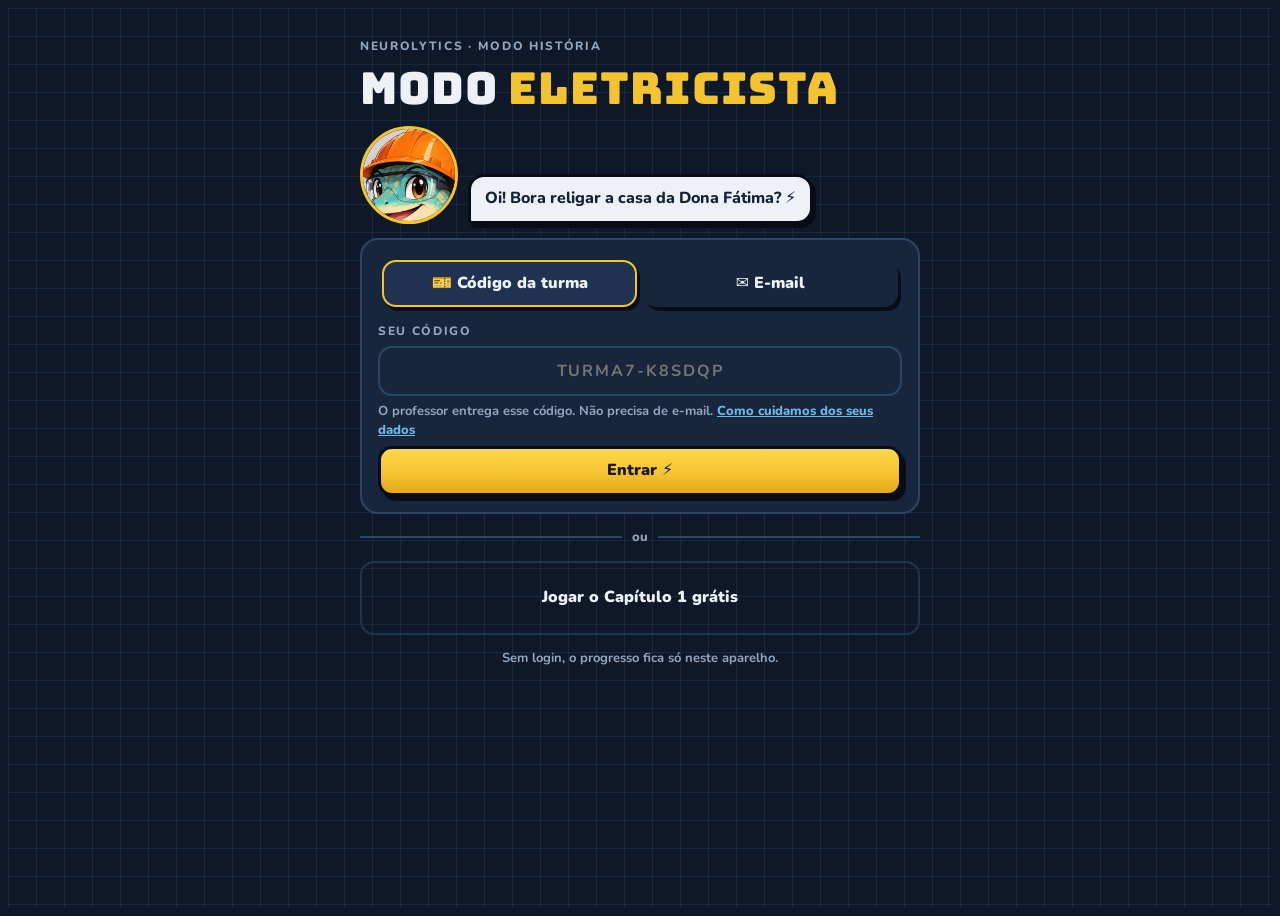
<file: admin.html>
<!doctype html>
<html lang="pt-BR">
<head>
<meta charset="utf-8">
<meta name="viewport" content="width=device-width, initial-scale=1, viewport-fit=cover">
<title>Painel Adm · Modo Eletricista</title>
<link rel="stylesheet" href="https://fonts.googleapis.com/css2?family=Bungee&family=Nunito:wght@400;600;800;900&display=swap">
<link rel="stylesheet" href="css/estilo.css">
<link rel="stylesheet" href="css/contas.css">
</head>
<body>
<div class="wrap adm">
  <header class="admtop">
    <h1>Painel <span style="color:var(--amber)">Adm</span></h1>
    <span class="chip">Modo Eletricista</span>
    <span class="sp"></span>
    <span class="small" id="quem"></span>
    <a class="btn ghost sm" href="index.html" style="display:grid;place-items:center;text-decoration:none">Jogo</a>
    <button class="btn ghost sm" id="sair">Sair</button>
  </header>

  <p class="small hidden" id="msg" role="status"></p>

  <div id="conteudo" class="hidden" style="display:flex;flex-direction:column;gap:14px">
  <section class="kpis">
    <div class="tile"><small>Alunos com acesso</small><b id="k-ativos">–</b></div>
    <div class="tile" style="border-color:var(--amber)"><small>Vencem em 7 dias</small><b id="k-vence">–</b></div>
    <div class="tile"><small>Turmas</small><b id="k-turmas">–</b></div>
    <div class="tile"><small>Jogaram em 7 dias</small><b id="k-semana">–</b></div>
  </section>

  <nav class="tabs" role="tablist">
    <button class="btn" aria-pressed="true" data-tab="turmas">🏫 Turmas</button>
    <button class="btn" aria-pressed="false" data-tab="alunos">🎒 Alunos</button>
  </nav>

  <section id="tab-turmas" class="panel">
    <div class="tools">
      <div class="field"><input placeholder="Buscar escola ou turma" oninput="filtra(this.value,'turmas')"></div>
      <button class="btn main" id="nova">+ Nova turma</button>
    </div>
    <div class="tblwrap"><table class="tbl"><thead><tr><th>Escola</th><th>Turma</th><th>Alunos</th><th>Válido até</th><th>Situação</th><th></th></tr></thead><tbody id="tb-turmas"></tbody></table></div>
  </section>

  <section id="tab-alunos" class="panel hidden">
    <div class="tools">
      <div class="field"><input placeholder="Buscar apelido ou código" oninput="filtra(this.value,'alunos')"></div>
      <div class="field" style="flex:0 0 220px"><select id="sel-turma"><option value="">Todas as turmas</option></select></div>
    </div>
    <div class="tblwrap"><table class="tbl"><thead><tr><th>Apelido</th><th>Turma</th><th>Código</th><th>Fases</th><th>Último jogo</th></tr></thead><tbody id="tb-alunos"></tbody></table></div>
    <p class="note">LGPD: para alunos guardamos só apelido, turma e progresso. Sem CPF, foto ou data de nascimento. <a class="link" href="politica-privacidade.html" target="_blank" rel="noopener">Política de privacidade</a></p>
  </section>
  </div>
</div>

<dialog id="dlg-turma">
  <form id="f-turma" style="display:flex;flex-direction:column;gap:12px">
    <h2>Nova turma</h2>
    <div class="field"><label class="eyebrow" for="t-escola">Escola</label><input id="t-escola" required></div>
    <div class="field"><label class="eyebrow" for="t-nome">Turma</label><input id="t-nome" placeholder="Ex.: Elétrica 2027.1" required></div>
    <div class="row">
      <div class="field" style="flex:1"><label class="eyebrow" for="t-vagas">Vagas</label><input id="t-vagas" type="number" min="1" max="200" value="30"></div>
      <div class="field" style="flex:1"><label class="eyebrow" for="t-dur">Duração</label><select id="t-dur"><option value="90">3 meses</option><option value="180">6 meses</option></select></div>
    </div>
    <div class="row"><button class="btn ghost" type="button" onclick="this.closest('dialog').close()">Cancelar</button><button class="btn main" type="submit">Criar turma</button></div>
  </form>
</dialog>

<dialog id="dlg-alunos">
  <form id="f-alunos" style="display:flex;flex-direction:column;gap:12px">
    <h2>Gerar códigos · <span id="a-turma"></span></h2>
    <div class="field"><label class="eyebrow" for="a-lista">Apelidos dos alunos, um por linha</label>
      <textarea id="a-lista" rows="8" style="font:inherit;font-weight:700;color:var(--ink);background:var(--bg);border:2px solid var(--line);border-radius:14px;padding:10px" placeholder="Ana&#10;Léo&#10;Duda"></textarea></div>
    <p class="small">Use só o primeiro nome ou um apelido (LGPD).</p>
    <div class="row"><button class="btn ghost" type="button" onclick="this.closest('dialog').close()">Cancelar</button><button class="btn main" type="submit">Gerar códigos</button></div>
  </form>
  <div id="gerados" class="hidden" style="display:flex;flex-direction:column;gap:12px">
    <h2>Códigos criados</h2>
    <p class="small">Entregue um para cada aluno. Ele digita o código em "Entrar", sem e-mail. Anote ou imprima agora.</p>
    <div class="codes" id="codes"></div>
    <div class="row"><button class="btn ghost" type="button" onclick="this.closest('dialog').close()">Fechar</button><button class="btn main" type="button" onclick="window.print()">🖨️ Imprimir</button></div>
  </div>
</dialog>

<script src="js/vendor/supabase-2.45.4.js"></script>
<script src="js/nuvem.js"></script>
<script>
const $=id=>document.getElementById(id);
const esc=s=>String(s??'').replace(/[&<>"]/g,c=>({'&':'&amp;','<':'&lt;','>':'&gt;','"':'&quot;'}[c]));
const dataBR=d=>d?new Date(d+(String(d).length===10?'T12:00':'')).toLocaleDateString('pt-BR'):'—';
const diasAte=d=>Math.ceil((new Date(d+'T23:59')-new Date())/864e5);
function aviso(t,erro){$('msg').textContent=t;$('msg').classList.toggle('hidden',!t);$('msg').style.color=erro?'var(--fase)':''}
let TURMAS=[],ALUNOS=[],PROG={},turmaAtual=null;

function st(d){const n=diasAte(d);const [t,c]=n<0?['Vencida','var(--fase)']:n<=7?['Vence em '+n+' d','var(--amber)']:['Ativa','var(--terra)'];return '<span class="st" style="--c:'+c+'">'+t+'</span>'}

async function carregar(){
  const [t,a,p]=await Promise.all([
    nuvem.from('turmas').select('id,escola,nome,vagas,valido_ate').order('criado_em',{ascending:false}),
    nuvem.from('perfis').select('id,apelido,codigo,turma_id').eq('papel','aluno'),
    nuvem.from('progresso').select('user_id,estado,atualizado_em')]);
  if(t.error||a.error||p.error){aviso('Erro ao carregar os dados: '+(t.error||a.error||p.error).message,true);return}
  TURMAS=t.data;ALUNOS=a.data;PROG={};p.data.forEach(r=>PROG[r.user_id]=r);
  const porTurma={};ALUNOS.forEach(x=>{porTurma[x.turma_id]=(porTurma[x.turma_id]||0)+1});
  $('tb-turmas').innerHTML=TURMAS.length?TURMAS.map(x=>'<tr><td>'+esc(x.escola)+'</td><td>'+esc(x.nome)+'</td><td class="num">'+(porTurma[x.id]||0)+'/'+x.vagas+'</td><td class="num">'+dataBR(x.valido_ate)+'</td><td>'+st(x.valido_ate)+'</td><td><button class="btn sm main" data-gerar="'+x.id+'">+ Alunos</button> <button class="btn sm ghost" data-renovar="'+x.id+'">Renovar +3 meses</button></td></tr>').join(''):'<tr><td colspan="6" class="small">Nenhuma turma ainda. Crie a primeira em "+ Nova turma".</td></tr>';
  const nomeT=id=>(TURMAS.find(x=>x.id===id)||{}).nome||'—';
  $('tb-alunos').innerHTML=ALUNOS.length?ALUNOS.map(x=>{const pr=PROG[x.id];const f=pr&&pr.estado&&pr.estado.done?Object.keys(pr.estado.done).length:0;
    return '<tr data-t="'+x.turma_id+'"><td>'+esc(x.apelido)+'</td><td>'+esc(nomeT(x.turma_id))+'</td><td><code>'+esc(x.codigo||'—')+'</code></td><td class="num"><span class="bar"><i style="width:'+Math.min(100,f/9*100)+'%"></i></span>'+f+'/9</td><td>'+(pr?dataBR(pr.atualizado_em):'nunca')+'</td></tr>'}).join(''):'<tr><td colspan="5" class="small">Nenhum aluno ainda.</td></tr>';
  $('sel-turma').innerHTML='<option value="">Todas as turmas</option>'+TURMAS.map(x=>'<option value="'+x.id+'">'+esc(x.nome)+'</option>').join('');
  const ativa=id=>{const x=TURMAS.find(y=>y.id===id);return x&&diasAte(x.valido_ate)>=0};
  const vence=id=>{const x=TURMAS.find(y=>y.id===id);return x&&diasAte(x.valido_ate)>=0&&diasAte(x.valido_ate)<=7};
  $('k-ativos').textContent=ALUNOS.filter(x=>ativa(x.turma_id)).length;
  $('k-vence').textContent=ALUNOS.filter(x=>vence(x.turma_id)).length;
  $('k-turmas').textContent=TURMAS.length;
  $('k-semana').textContent=Object.values(PROG).filter(r=>new Date()-new Date(r.atualizado_em)<7*864e5).length;
}

document.querySelectorAll('.tabs .btn').forEach(b=>b.onclick=()=>{
  document.querySelectorAll('.tabs .btn').forEach(x=>x.setAttribute('aria-pressed',x===b));
  ['turmas','alunos'].forEach(k=>$('tab-'+k).classList.toggle('hidden',k!==b.dataset.tab));
});
function filtra(q,k){q=q.toLowerCase();document.querySelectorAll('#tb-'+k+' tr').forEach(r=>r.hidden=!r.textContent.toLowerCase().includes(q))}
$('sel-turma').onchange=e=>document.querySelectorAll('#tb-alunos tr').forEach(r=>r.hidden=!!e.target.value&&r.dataset.t!==e.target.value);

$('nova').onclick=()=>{$('f-turma').reset();$('dlg-turma').showModal()};
$('f-turma').onsubmit=async e=>{e.preventDefault();
  const d=new Date();d.setDate(d.getDate()+(+$('t-dur').value));
  const {error}=await nuvem.from('turmas').insert({escola:$('t-escola').value.trim(),nome:$('t-nome').value.trim(),vagas:+$('t-vagas').value||30,valido_ate:d.toISOString().slice(0,10)});
  if(error){aviso('Não deu para criar a turma: '+error.message,true);return}
  $('dlg-turma').close();aviso('Turma criada. Agora gere os códigos em "+ Alunos".');carregar();
};

$('tb-turmas').onclick=async e=>{
  const g=e.target.dataset.gerar,r=e.target.dataset.renovar;
  if(g){turmaAtual=TURMAS.find(x=>x.id===g);$('a-turma').textContent=turmaAtual.nome;$('a-lista').value='';
    $('f-alunos').classList.remove('hidden');$('gerados').classList.add('hidden');$('dlg-alunos').showModal()}
  if(r){const x=TURMAS.find(y=>y.id===r);const base=diasAte(x.valido_ate)>0?new Date(x.valido_ate+'T12:00'):new Date();base.setDate(base.getDate()+90);
    if(!confirm('Renovar "'+x.nome+'" até '+base.toLocaleDateString('pt-BR')+'?'))return;
    const {error}=await nuvem.from('turmas').update({valido_ate:base.toISOString().slice(0,10)}).eq('id',r);
    if(error)aviso('Não deu para renovar: '+error.message,true);else{aviso('Turma renovada.');carregar()}}
};
$('f-alunos').onsubmit=async e=>{e.preventDefault();
  const apelidos=$('a-lista').value.split('\n').map(s=>s.trim()).filter(Boolean);
  if(!apelidos.length)return;
  e.target.querySelectorAll('button').forEach(b=>b.disabled=true);
  const {data,error}=await nuvem.functions.invoke('criar-alunos',{body:{turma_id:turmaAtual.id,apelidos}});
  e.target.querySelectorAll('button').forEach(b=>b.disabled=false);
  let erro=error?error.message:null;
  if(error&&error.context&&error.context.json){try{erro=(await error.context.json()).erro||erro}catch(_){}}
  if(erro){aviso('Não deu para gerar os códigos: '+erro,true);$('dlg-alunos').close();return}
  $('codes').innerHTML=data.criados.map(c=>'<span title="'+esc(c.apelido)+'">'+esc(c.apelido)+'<br>'+esc(c.codigo)+'</span>').join('');
  $('f-alunos').classList.add('hidden');$('gerados').classList.remove('hidden');carregar();
};
$('sair').onclick=async()=>{await nuvem.auth.signOut();location.href='login.html'};

(async()=>{
  if(!nuvem){aviso('Sem conexão com o servidor agora.',true);return}
  const u=await nuvemUsuario();if(!u){location.href='login.html';return}
  const {data:p}=await nuvem.from('perfis').select('apelido,papel').eq('id',u.id).maybeSingle();
  if(!p||p.papel!=='admin'){aviso('Este painel é só para a administradora. Você entrou como '+((p&&p.apelido)||u.email)+'.',true);return}
  $('quem').textContent=p.apelido+' · administradora';
  $('conteudo').classList.remove('hidden');carregar();
})();
</script>
</body>
</html>
</file>
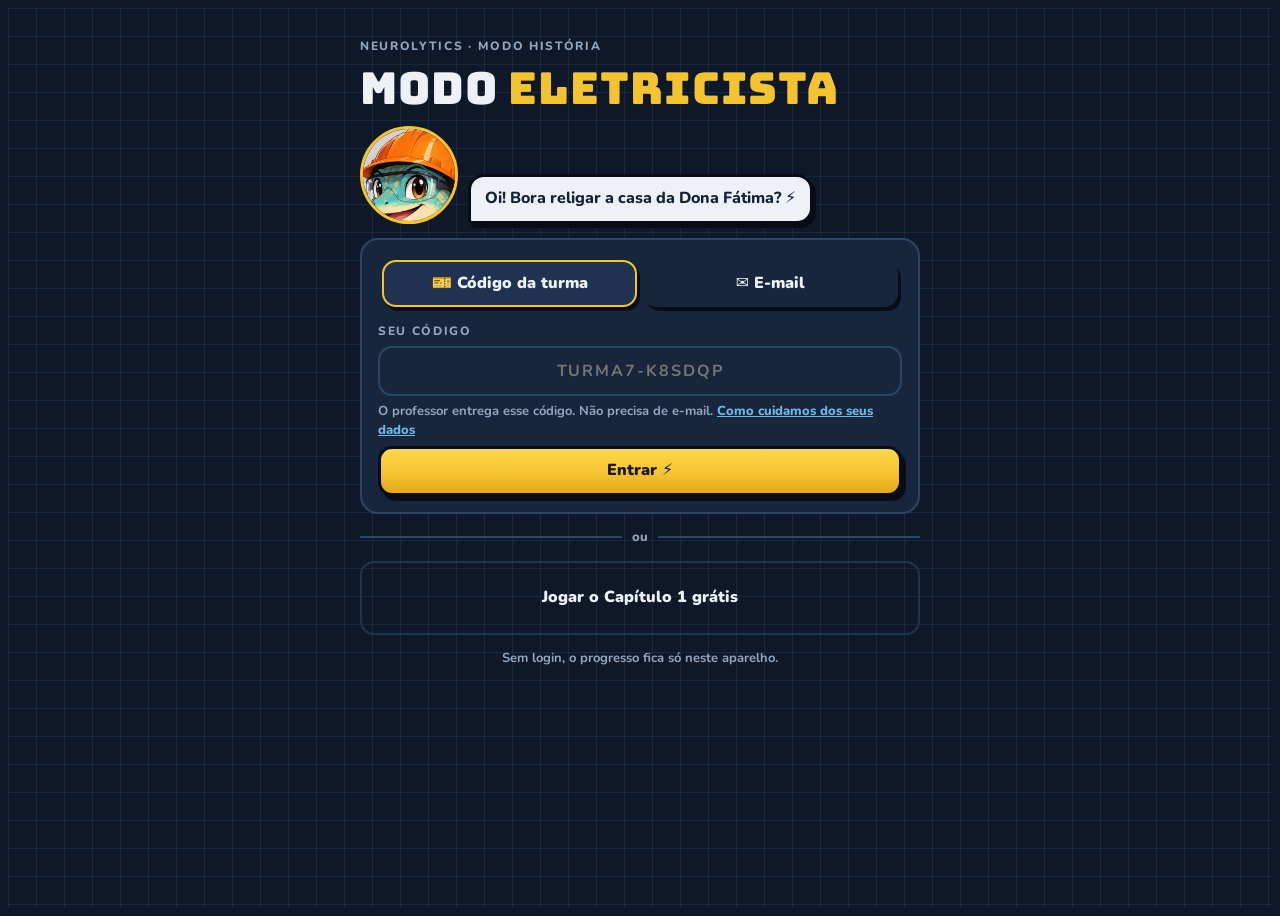
<file: login.html>
<!doctype html>
<html lang="pt-BR">
<head>
<meta charset="utf-8">
<meta name="viewport" content="width=device-width, initial-scale=1, viewport-fit=cover">
<title>Entrar · Modo Eletricista</title>
<link rel="stylesheet" href="https://fonts.googleapis.com/css2?family=Bungee&family=Nunito:wght@400;600;800;900&display=swap">
<link rel="stylesheet" href="css/estilo.css">
<link rel="stylesheet" href="css/contas.css">
</head>
<body>
<div class="wrap">
  <section class="hero">
    <span class="eyebrow">Neurolytics · modo história</span>
    <h1>Modo <span class="bolt">Eletricista</span></h1>
  </section>

  <div class="mascot">
    <img src="img/calango.webp" alt="Calango Faísca, o mascote">
    <div class="bubble" id="fala">Oi! Bora religar a casa da Dona Fátima? ⚡</div>
  </div>

  <!-- Entrar -->
  <section id="entrar" class="panel hidden">
    <div class="seg" role="group" aria-label="Como você vai entrar">
      <button class="btn" aria-pressed="true" data-t="codigo">🎫 Código da turma</button>
      <button class="btn" aria-pressed="false" data-t="email">✉️ E-mail</button>
    </div>

    <form id="f-codigo" class="field">
      <label class="eyebrow" for="cod">Seu código</label>
      <input id="cod" class="code" placeholder="TURMA7-K8SDQP" autocomplete="off" autocapitalize="characters" maxlength="16" required>
      <p class="small">O professor entrega esse código. Não precisa de e-mail. <a href="politica-privacidade.html">Como cuidamos dos seus dados</a></p>
      <button class="btn main" type="submit">Entrar ⚡</button>
    </form>

    <form id="f-email" class="field hidden">
      <label class="eyebrow" for="em">E-mail</label>
      <input id="em" type="email" autocomplete="email" placeholder="voce@email.com" required>
      <label class="eyebrow" for="pw">Senha</label>
      <input id="pw" type="password" autocomplete="current-password" placeholder="••••••••" required minlength="8">
      <button class="btn main" type="submit">Entrar ⚡</button>
      <p class="small"><a href="#" id="esqueci">Esqueci a senha</a> · <a href="#" id="ir-criar">Criar conta</a> (para responsáveis, professores e profissionais)</p>
    </form>
  </section>

  <!-- Criar conta (e-mail) -->
  <section id="criar" class="panel hidden">
    <h2>Criar conta</h2>
    <form id="f-criar" class="field">
      <label class="eyebrow" for="c-apelido">Como quer ser chamado no jogo</label>
      <input id="c-apelido" maxlength="18" placeholder="Ex.: Ana" required>
      <label class="eyebrow" for="c-em">E-mail</label>
      <input id="c-em" type="email" autocomplete="email" required>
      <label class="eyebrow" for="c-pw">Senha (mínimo 8 letras ou números)</label>
      <input id="c-pw" type="password" autocomplete="new-password" minlength="8" required>
      <label class="small" style="display:flex;gap:8px;align-items:flex-start"><input type="checkbox" id="c-ok" required style="width:auto;min-height:0;margin-top:3px"> Tenho 18 anos ou mais, ou sou o responsável por quem vai jogar, e li a <a class="link" href="politica-privacidade.html" target="_blank" rel="noopener">política de privacidade</a>.</label>
      <button class="btn main" type="submit">Criar conta</button>
      <button class="btn ghost sm" type="button" id="voltar">Voltar</button>
    </form>
  </section>

  <p class="small hidden" id="msg" role="status" style="text-align:center"></p>

  <div class="or">ou</div>
  <a class="btn ghost" href="index.html?convidado=1" style="display:grid;place-items:center;text-decoration:none">Jogar o Capítulo 1 grátis</a>
  <p class="small" style="text-align:center">Sem login, o progresso fica só neste aparelho.</p>
</div>

<script src="js/vendor/supabase-2.45.4.js"></script>
<script src="js/nuvem.js"></script>
<script>
const $=id=>document.getElementById(id);
const mostra=id=>['entrar','criar'].forEach(k=>$(k).classList.toggle('hidden',k!==id));
function aviso(t,erro){$('msg').textContent=t;$('msg').classList.toggle('hidden',!t);$('msg').style.color=erro?'var(--fase)':''}
const dataBR=d=>new Date(d).toLocaleDateString('pt-BR');
function ocupado(form,sim){form.querySelectorAll('button').forEach(b=>b.disabled=sim)}

document.querySelectorAll('.seg .btn').forEach(b=>b.onclick=()=>{
  document.querySelectorAll('.seg .btn').forEach(x=>x.setAttribute('aria-pressed',x===b));
  $('f-codigo').classList.toggle('hidden',b.dataset.t!=='codigo');
  $('f-email').classList.toggle('hidden',b.dataset.t!=='email');aviso('');
});
$('cod').oninput=()=>{$('cod').value=$('cod').value.toUpperCase().replace(/[^A-Z0-9-]/g,'')};

async function entrarCom(email,senha,form){
  ocupado(form,true);aviso('');
  const {error}=await nuvem.auth.signInWithPassword({email,password:senha});
  ocupado(form,false);
  if(error){aviso(form.id==='f-codigo'?'Código não encontrado. Confira as letras com o professor.':'E-mail ou senha errados.',true);return}
  await nuvemPuxar();await painel();
}
$('f-codigo').onsubmit=e=>{e.preventDefault();const c=$('cod').value.trim();entrarCom(c.toLowerCase()+ALUNO_DOMINIO,c,e.target)};
$('f-email').onsubmit=e=>{e.preventDefault();entrarCom($('em').value.trim(),$('pw').value,e.target)};

$('ir-criar').onclick=e=>{e.preventDefault();mostra('criar');aviso('')};
$('voltar').onclick=()=>{mostra('entrar');aviso('')};
$('f-criar').onsubmit=async e=>{
  e.preventDefault();ocupado(e.target,true);
  const {data,error}=await nuvem.auth.signUp({email:$('c-em').value.trim(),password:$('c-pw').value,
    options:{data:{apelido:$('c-apelido').value.trim()},emailRedirectTo:new URL('login.html',location.href).href}});
  ocupado(e.target,false);
  if(error){aviso('Não deu para criar a conta: '+error.message,true);return}
  if(data.session){await painel()}else{mostra('entrar');aviso('Pronto! Abra seu e-mail e toque no link de confirmação. Depois é só entrar.')}
};
$('esqueci').onclick=async e=>{e.preventDefault();const em=$('em').value.trim();
  if(!em){aviso('Escreva seu e-mail acima e toque de novo em "Esqueci a senha".',true);return}
  await nuvem.auth.resetPasswordForEmail(em,{redirectTo:new URL('login.html',location.href).href});
  aviso('Se esse e-mail tiver conta, mandamos um link para criar uma senha nova.')};

/* Com login feito, o jogo abre direto no menu do usuário (validade, perfil e saída ficam lá). */
async function painel(){
  const u=await nuvemUsuario();if(!u){mostra('entrar');return}
  try{sessionStorage.removeItem('volt-convidado')}catch(e){}
  location.replace('index.html');
}

if(!nuvem){mostra('entrar');aviso('Sem conexão com o servidor agora. Você ainda pode jogar o Capítulo 1 grátis.',true)}
else painel();
</script>
</body>
</html>
</file>
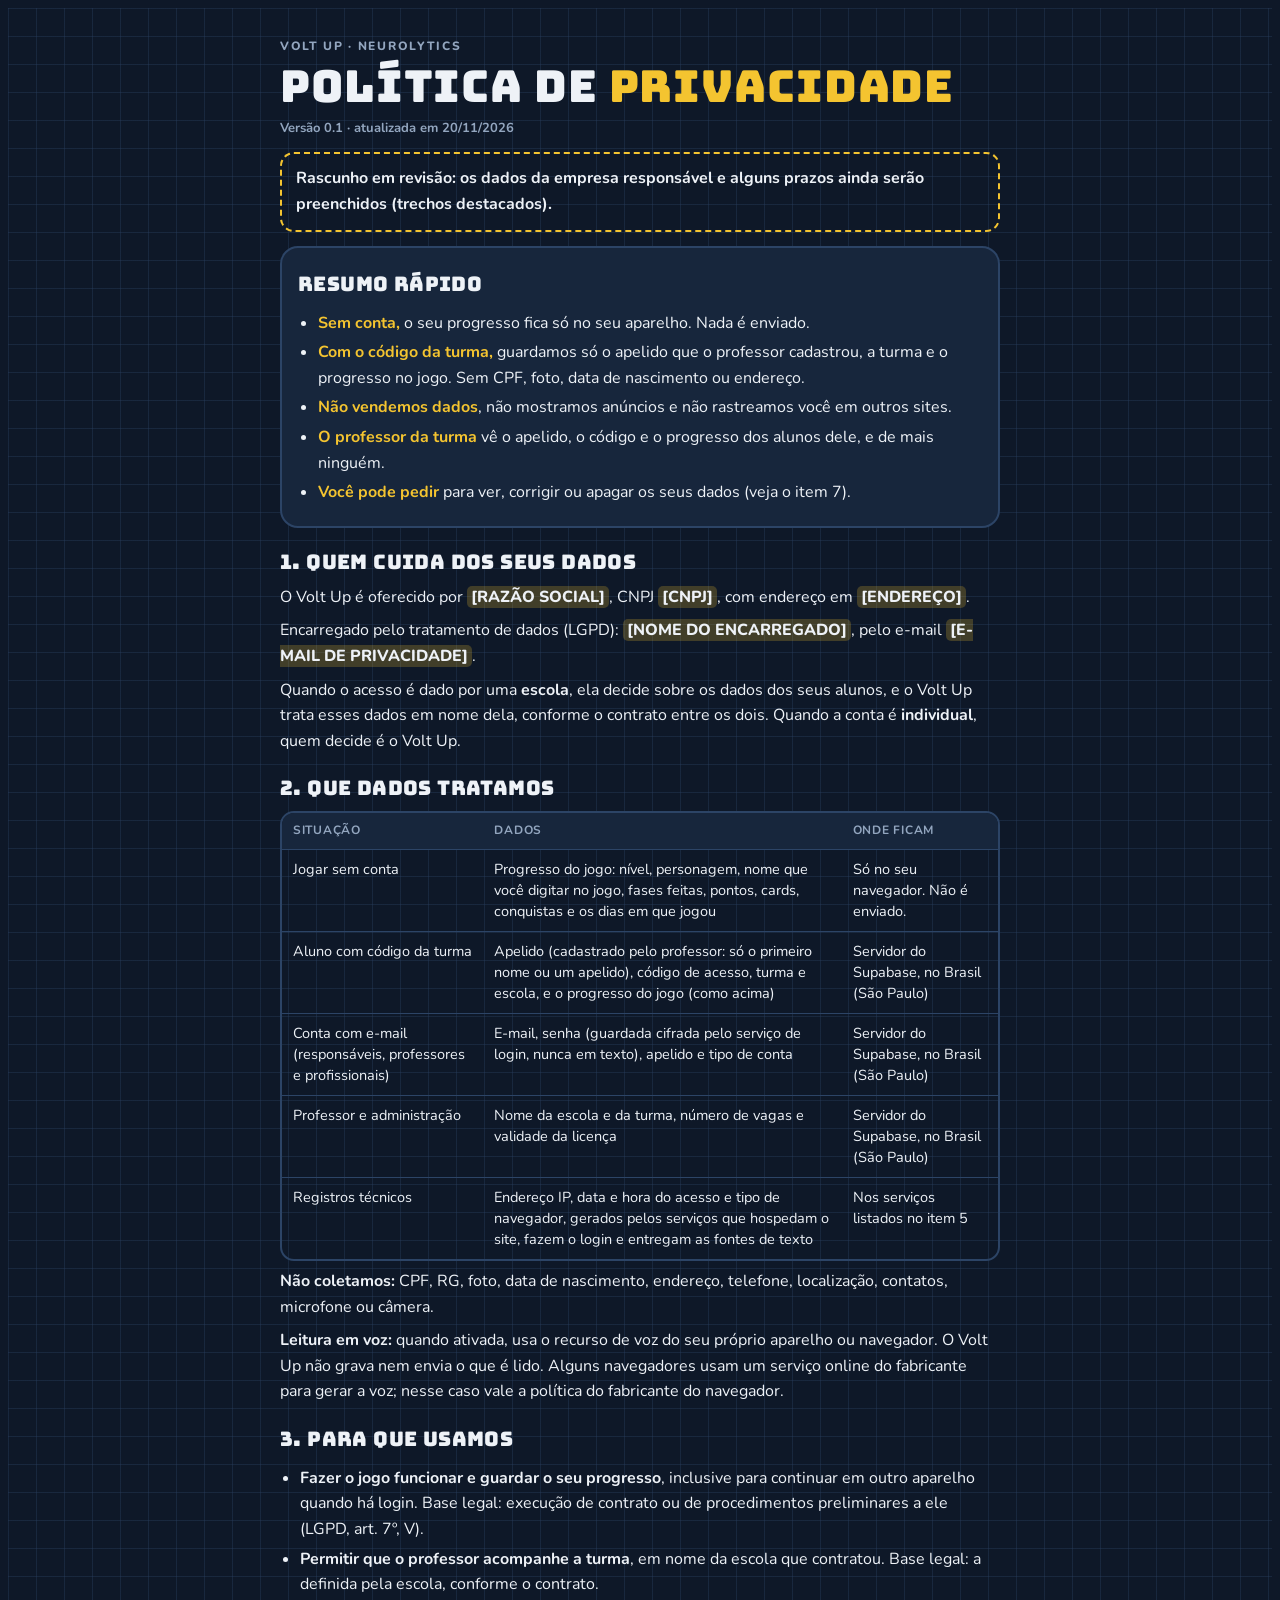
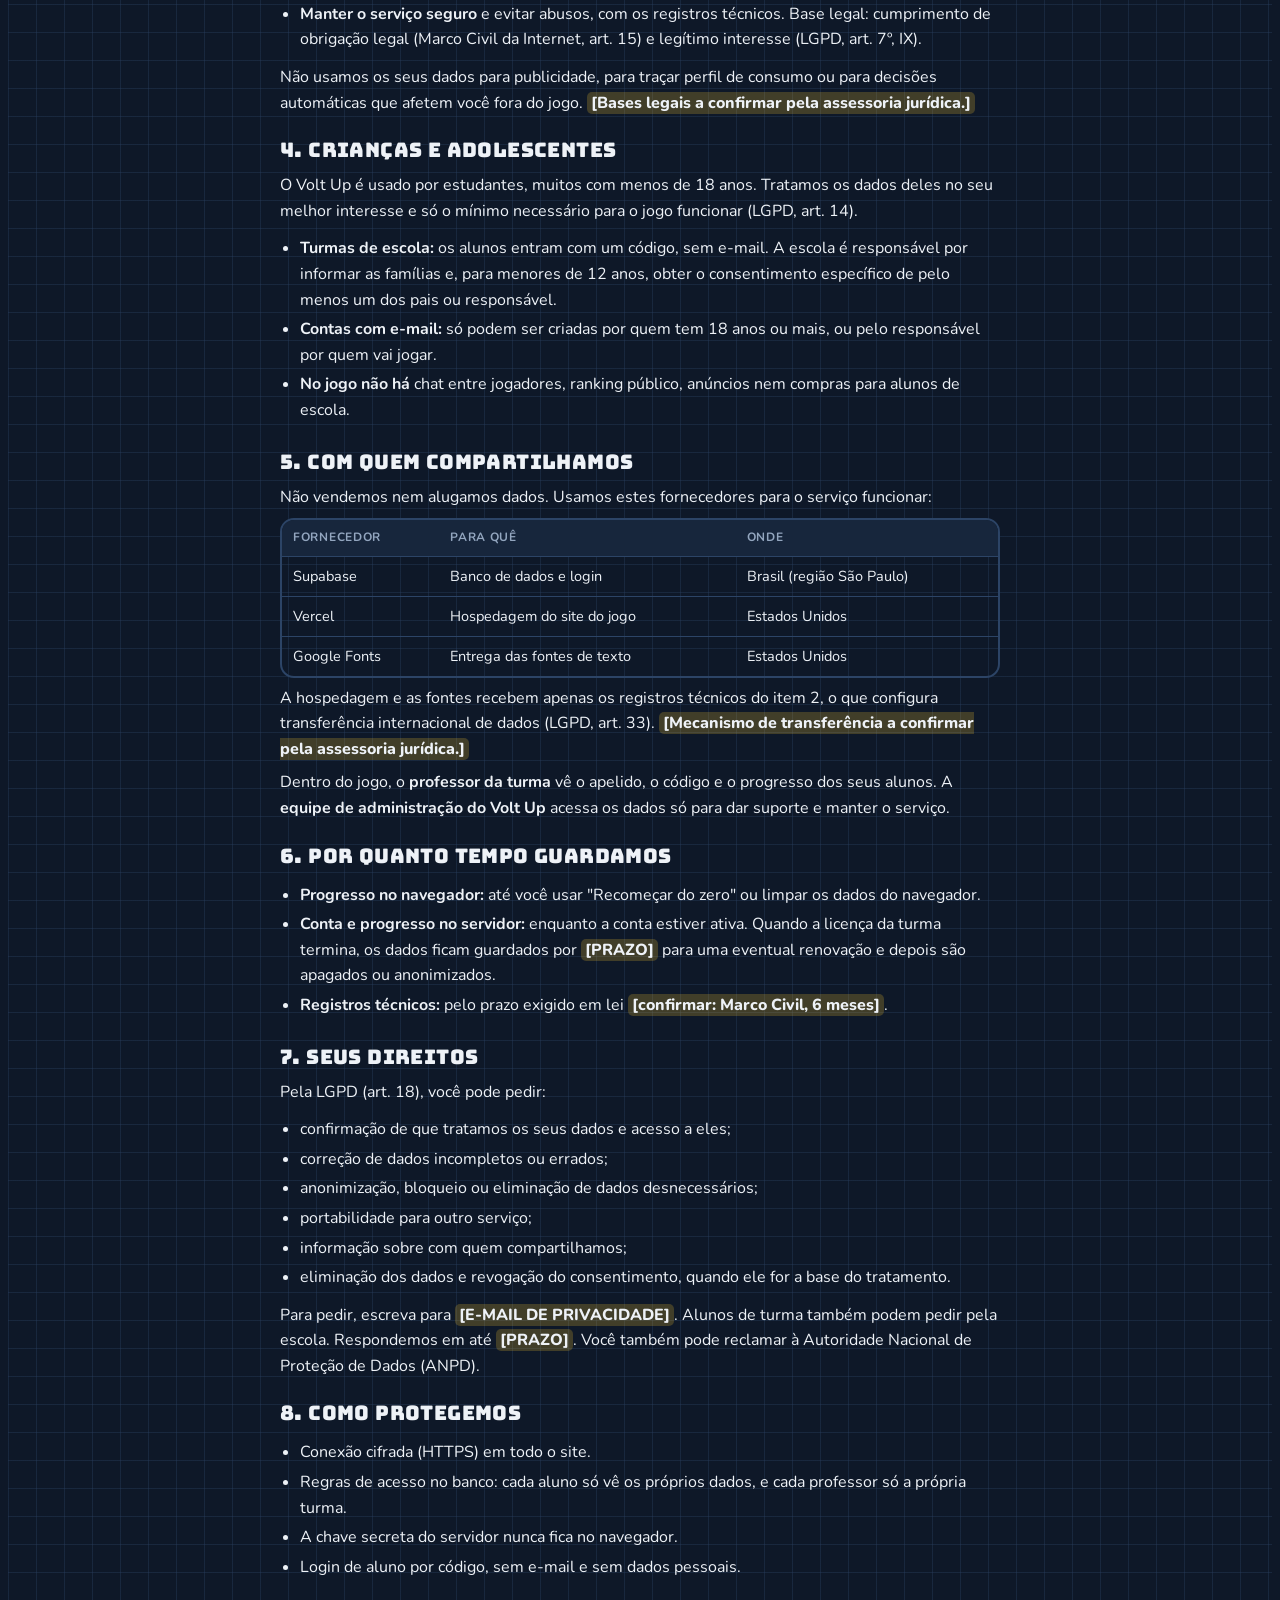
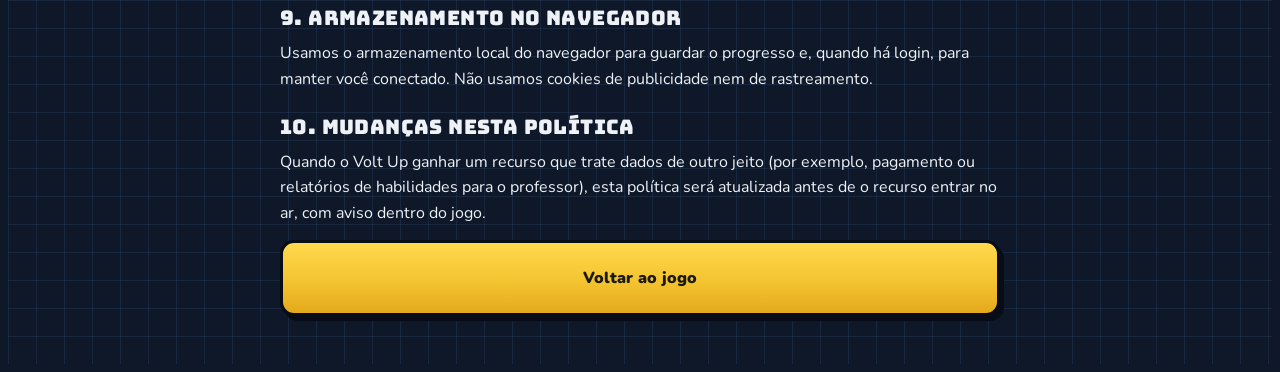
<file: politica-privacidade.html>
<!doctype html>
<html lang="pt-BR">
<head>
<meta charset="utf-8">
<meta name="viewport" content="width=device-width, initial-scale=1, viewport-fit=cover">
<title>Política de privacidade · Volt Up</title>
<link rel="stylesheet" href="https://fonts.googleapis.com/css2?family=Bungee&family=Nunito:wght@400;600;800;900&display=swap">
<link rel="stylesheet" href="css/estilo.css">
<link rel="stylesheet" href="css/contas.css">
<style>
/* Página de leitura: texto longo com largura confortável, tabelas roláveis no celular */
.pol{max-width:720px}
.pol h2{font-size:20px;margin-top:6px}
.pol h3{font-size:16px;font-weight:900;margin:6px 0 0}
.pol p,.pol li{line-height:1.6}
.pol ul{margin:4px 0;padding-left:20px;display:flex;flex-direction:column;gap:4px}
.pol .resumo li b{color:var(--amber)}
.pol .tw{overflow-x:auto;border:2px solid var(--line);border-radius:14px}
.pol table{border-collapse:collapse;width:100%;min-width:520px;font-size:14.5px}
.pol th,.pol td{text-align:left;vertical-align:top;padding:9px 11px;border-bottom:1px solid var(--line)}
.pol th{font-size:12px;letter-spacing:.06em;text-transform:uppercase;color:var(--muted);background:var(--panel)}
.pol tr:last-child td{border-bottom:0}
.pend{background:color-mix(in srgb,var(--amber) 22%,transparent);color:var(--ink);border-radius:5px;padding:0 4px;font-weight:800}
.rascunho{border:2px dashed var(--amber);border-radius:14px;padding:12px 14px;font-weight:700}
.pol section{display:flex;flex-direction:column;gap:8px}
</style>
</head>
<body>
<!--
  RASCUNHO PARA REVISÃO JURÍDICA (versão 0.1, 20/11/2026).
  Antes de publicar na versão oficial: preencher os campos marcados com class="pend",
  confirmar as bases legais e os prazos com a assessoria jurídica, e retirar o aviso de rascunho.
  A política descreve o que o jogo faz HOJE. Quando entrar recurso novo (pagamento, competências,
  painel do professor), ela precisa ser atualizada antes do recurso ir ao ar.
-->
<main class="wrap pol">
  <section class="hero">
    <span class="eyebrow">Volt Up · Neurolytics</span>
    <h1>Política de <span class="bolt">privacidade</span></h1>
    <p class="small">Versão 0.1 · atualizada em 20/11/2026</p>
  </section>

  <p class="rascunho" role="note">Rascunho em revisão: os dados da empresa responsável e alguns prazos ainda serão preenchidos (trechos destacados).</p>

  <section class="panel resumo">
    <h2>Resumo rápido</h2>
    <ul>
      <li><b>Sem conta,</b> o seu progresso fica só no seu aparelho. Nada é enviado.</li>
      <li><b>Com o código da turma,</b> guardamos só o apelido que o professor cadastrou, a turma e o progresso no jogo. Sem CPF, foto, data de nascimento ou endereço.</li>
      <li><b>Não vendemos dados</b>, não mostramos anúncios e não rastreamos você em outros sites.</li>
      <li><b>O professor da turma</b> vê o apelido, o código e o progresso dos alunos dele, e de mais ninguém.</li>
      <li><b>Você pode pedir</b> para ver, corrigir ou apagar os seus dados (veja o item 7).</li>
    </ul>
  </section>

  <section>
    <h2>1. Quem cuida dos seus dados</h2>
    <p>O Volt Up é oferecido por <span class="pend">[RAZÃO SOCIAL]</span>, CNPJ <span class="pend">[CNPJ]</span>, com endereço em <span class="pend">[ENDEREÇO]</span>.</p>
    <p>Encarregado pelo tratamento de dados (LGPD): <span class="pend">[NOME DO ENCARREGADO]</span>, pelo e-mail <span class="pend">[E-MAIL DE PRIVACIDADE]</span>.</p>
    <p>Quando o acesso é dado por uma <b>escola</b>, ela decide sobre os dados dos seus alunos, e o Volt Up trata esses dados em nome dela, conforme o contrato entre os dois. Quando a conta é <b>individual</b>, quem decide é o Volt Up.</p>
  </section>

  <section>
    <h2>2. Que dados tratamos</h2>
    <div class="tw"><table>
      <thead><tr><th>Situação</th><th>Dados</th><th>Onde ficam</th></tr></thead>
      <tbody>
        <tr><td>Jogar sem conta</td><td>Progresso do jogo: nível, personagem, nome que você digitar no jogo, fases feitas, pontos, cards, conquistas e os dias em que jogou</td><td>Só no seu navegador. Não é enviado.</td></tr>
        <tr><td>Aluno com código da turma</td><td>Apelido (cadastrado pelo professor: só o primeiro nome ou um apelido), código de acesso, turma e escola, e o progresso do jogo (como acima)</td><td>Servidor do Supabase, no Brasil (São Paulo)</td></tr>
        <tr><td>Conta com e-mail (responsáveis, professores e profissionais)</td><td>E-mail, senha (guardada cifrada pelo serviço de login, nunca em texto), apelido e tipo de conta</td><td>Servidor do Supabase, no Brasil (São Paulo)</td></tr>
        <tr><td>Professor e administração</td><td>Nome da escola e da turma, número de vagas e validade da licença</td><td>Servidor do Supabase, no Brasil (São Paulo)</td></tr>
        <tr><td>Registros técnicos</td><td>Endereço IP, data e hora do acesso e tipo de navegador, gerados pelos serviços que hospedam o site, fazem o login e entregam as fontes de texto</td><td>Nos serviços listados no item 5</td></tr>
      </tbody>
    </table></div>
    <p><b>Não coletamos:</b> CPF, RG, foto, data de nascimento, endereço, telefone, localização, contatos, microfone ou câmera.</p>
    <p><b>Leitura em voz:</b> quando ativada, usa o recurso de voz do seu próprio aparelho ou navegador. O Volt Up não grava nem envia o que é lido. Alguns navegadores usam um serviço online do fabricante para gerar a voz; nesse caso vale a política do fabricante do navegador.</p>
  </section>

  <section>
    <h2>3. Para que usamos</h2>
    <ul>
      <li><b>Fazer o jogo funcionar e guardar o seu progresso</b>, inclusive para continuar em outro aparelho quando há login. Base legal: execução de contrato ou de procedimentos preliminares a ele (LGPD, art. 7º, V).</li>
      <li><b>Permitir que o professor acompanhe a turma</b>, em nome da escola que contratou. Base legal: a definida pela escola, conforme o contrato.</li>
      <li><b>Manter o serviço seguro</b> e evitar abusos, com os registros técnicos. Base legal: cumprimento de obrigação legal (Marco Civil da Internet, art. 15) e legítimo interesse (LGPD, art. 7º, IX).</li>
    </ul>
    <p>Não usamos os seus dados para publicidade, para traçar perfil de consumo ou para decisões automáticas que afetem você fora do jogo. <span class="pend">[Bases legais a confirmar pela assessoria jurídica.]</span></p>
  </section>

  <section>
    <h2>4. Crianças e adolescentes</h2>
    <p>O Volt Up é usado por estudantes, muitos com menos de 18 anos. Tratamos os dados deles no seu melhor interesse e só o mínimo necessário para o jogo funcionar (LGPD, art. 14).</p>
    <ul>
      <li><b>Turmas de escola:</b> os alunos entram com um código, sem e-mail. A escola é responsável por informar as famílias e, para menores de 12 anos, obter o consentimento específico de pelo menos um dos pais ou responsável.</li>
      <li><b>Contas com e-mail:</b> só podem ser criadas por quem tem 18 anos ou mais, ou pelo responsável por quem vai jogar.</li>
      <li><b>No jogo não há</b> chat entre jogadores, ranking público, anúncios nem compras para alunos de escola.</li>
    </ul>
  </section>

  <section>
    <h2>5. Com quem compartilhamos</h2>
    <p>Não vendemos nem alugamos dados. Usamos estes fornecedores para o serviço funcionar:</p>
    <div class="tw"><table>
      <thead><tr><th>Fornecedor</th><th>Para quê</th><th>Onde</th></tr></thead>
      <tbody>
        <tr><td>Supabase</td><td>Banco de dados e login</td><td>Brasil (região São Paulo)</td></tr>
        <tr><td>Vercel</td><td>Hospedagem do site do jogo</td><td>Estados Unidos</td></tr>
        <tr><td>Google Fonts</td><td>Entrega das fontes de texto</td><td>Estados Unidos</td></tr>
      </tbody>
    </table></div>
    <p>A hospedagem e as fontes recebem apenas os registros técnicos do item 2, o que configura transferência internacional de dados (LGPD, art. 33). <span class="pend">[Mecanismo de transferência a confirmar pela assessoria jurídica.]</span></p>
    <p>Dentro do jogo, o <b>professor da turma</b> vê o apelido, o código e o progresso dos seus alunos. A <b>equipe de administração do Volt Up</b> acessa os dados só para dar suporte e manter o serviço.</p>
  </section>

  <section>
    <h2>6. Por quanto tempo guardamos</h2>
    <ul>
      <li><b>Progresso no navegador:</b> até você usar "Recomeçar do zero" ou limpar os dados do navegador.</li>
      <li><b>Conta e progresso no servidor:</b> enquanto a conta estiver ativa. Quando a licença da turma termina, os dados ficam guardados por <span class="pend">[PRAZO]</span> para uma eventual renovação e depois são apagados ou anonimizados.</li>
      <li><b>Registros técnicos:</b> pelo prazo exigido em lei <span class="pend">[confirmar: Marco Civil, 6 meses]</span>.</li>
    </ul>
  </section>

  <section>
    <h2>7. Seus direitos</h2>
    <p>Pela LGPD (art. 18), você pode pedir:</p>
    <ul>
      <li>confirmação de que tratamos os seus dados e acesso a eles;</li>
      <li>correção de dados incompletos ou errados;</li>
      <li>anonimização, bloqueio ou eliminação de dados desnecessários;</li>
      <li>portabilidade para outro serviço;</li>
      <li>informação sobre com quem compartilhamos;</li>
      <li>eliminação dos dados e revogação do consentimento, quando ele for a base do tratamento.</li>
    </ul>
    <p>Para pedir, escreva para <span class="pend">[E-MAIL DE PRIVACIDADE]</span>. Alunos de turma também podem pedir pela escola. Respondemos em até <span class="pend">[PRAZO]</span>. Você também pode reclamar à Autoridade Nacional de Proteção de Dados (ANPD).</p>
  </section>

  <section>
    <h2>8. Como protegemos</h2>
    <ul>
      <li>Conexão cifrada (HTTPS) em todo o site.</li>
      <li>Regras de acesso no banco: cada aluno só vê os próprios dados, e cada professor só a própria turma.</li>
      <li>A chave secreta do servidor nunca fica no navegador.</li>
      <li>Login de aluno por código, sem e-mail e sem dados pessoais.</li>
    </ul>
  </section>

  <section>
    <h2>9. Armazenamento no navegador</h2>
    <p>Usamos o armazenamento local do navegador para guardar o progresso e, quando há login, para manter você conectado. Não usamos cookies de publicidade nem de rastreamento.</p>
  </section>

  <section>
    <h2>10. Mudanças nesta política</h2>
    <p>Quando o Volt Up ganhar um recurso que trate dados de outro jeito (por exemplo, pagamento ou relatórios de habilidades para o professor), esta política será atualizada antes de o recurso entrar no ar, com aviso dentro do jogo.</p>
  </section>

  <a class="btn main" href="index.html" style="display:grid;place-items:center;text-decoration:none">Voltar ao jogo</a>
</main>
</body>
</html>
</file>
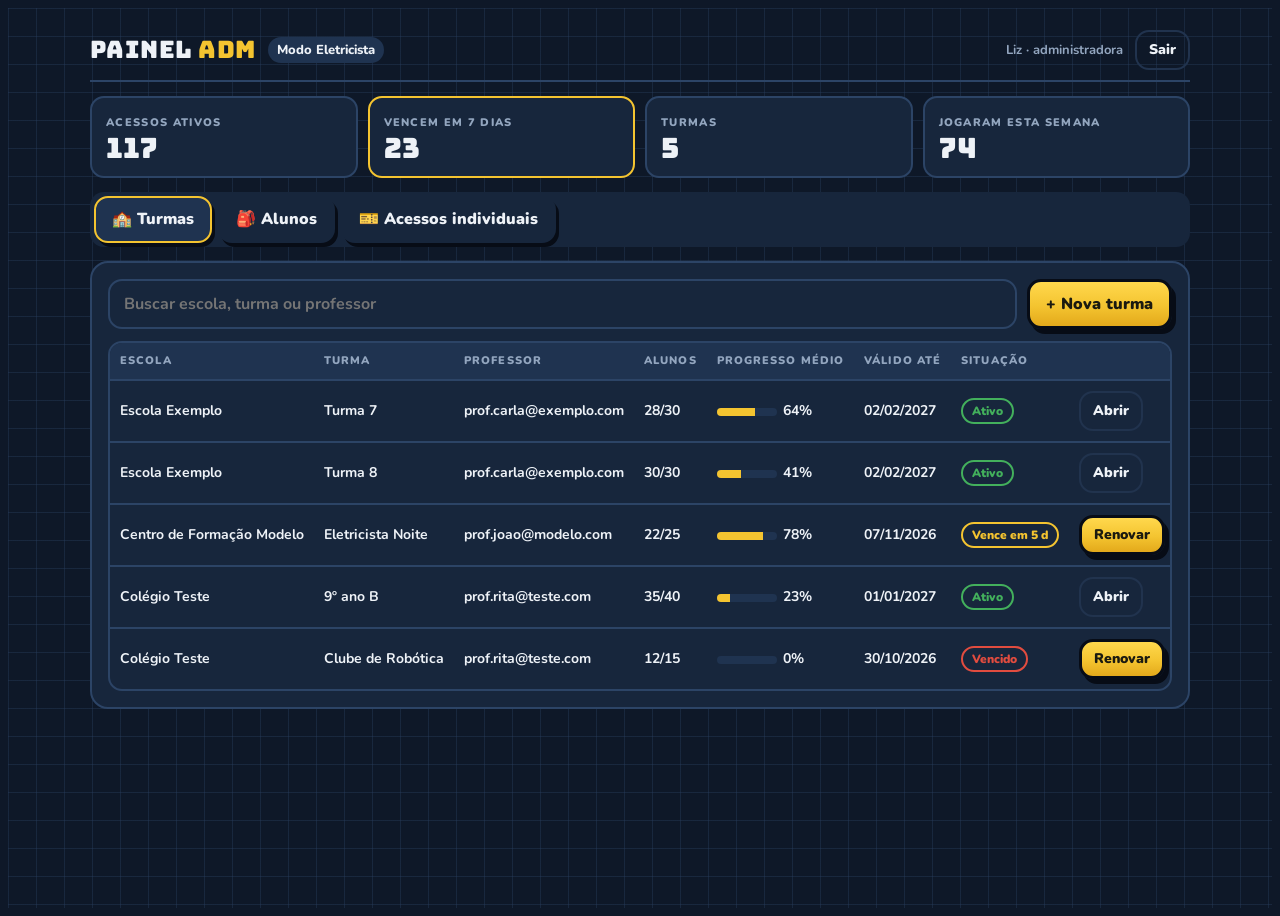
<file: prototipos/admin.html>
<!doctype html>
<html lang="pt-BR">
<head>
<meta charset="utf-8">
<meta name="viewport" content="width=device-width, initial-scale=1, viewport-fit=cover">
<title>Painel Adm · Modo Eletricista</title>
<link rel="stylesheet" href="https://fonts.googleapis.com/css2?family=Bungee&family=Nunito:wght@400;600;800;900&display=swap">
<link rel="stylesheet" href="../css/estilo.css">
<link rel="stylesheet" href="../css/contas.css">
</head>
<body>
<!-- PROTÓTIPO VISUAL com dados de exemplo. Nada é salvo; no produto real os dados virão do Supabase. -->
<div class="wrap adm">
  <header class="admtop">
    <h1>Painel <span style="color:var(--amber)">Adm</span></h1>
    <span class="chip">Modo Eletricista</span>
    <span class="sp"></span>
    <span class="small">Liz · administradora</span>
    <button class="btn ghost sm">Sair</button>
  </header>

  <section class="kpis">
    <div class="tile"><small>Acessos ativos</small><b id="k-ativos">0</b></div>
    <div class="tile" style="border-color:var(--amber)"><small>Vencem em 7 dias</small><b id="k-vence">0</b></div>
    <div class="tile"><small>Turmas</small><b id="k-turmas">0</b></div>
    <div class="tile"><small>Jogaram esta semana</small><b id="k-semana">0</b></div>
  </section>

  <nav class="tabs" role="tablist">
    <button class="btn" aria-pressed="true" data-tab="turmas">🏫 Turmas</button>
    <button class="btn" aria-pressed="false" data-tab="alunos">🎒 Alunos</button>
    <button class="btn" aria-pressed="false" data-tab="acessos">🎫 Acessos individuais</button>
  </nav>

  <section id="tab-turmas" class="panel">
    <div class="tools">
      <div class="field"><input placeholder="Buscar escola, turma ou professor" oninput="filtra(this.value,'turmas')"></div>
      <button class="btn main" onclick="novaTurma()">+ Nova turma</button>
    </div>
    <div class="tblwrap"><table class="tbl"><thead><tr><th>Escola</th><th>Turma</th><th>Professor</th><th>Alunos</th><th>Progresso médio</th><th>Válido até</th><th>Situação</th><th></th></tr></thead><tbody id="tb-turmas"></tbody></table></div>
  </section>

  <section id="tab-alunos" class="panel hidden">
    <div class="tools">
      <div class="field"><input placeholder="Buscar apelido ou código" oninput="filtra(this.value,'alunos')"></div>
      <div class="field" style="flex:0 0 220px"><select onchange="filtraTurma(this.value)"><option value="">Todas as turmas</option></select></div>
    </div>
    <div class="tblwrap"><table class="tbl"><thead><tr><th>Apelido</th><th>Turma</th><th>Código</th><th>Nível</th><th>Fases</th><th>Último acesso</th><th>Válido até</th><th></th></tr></thead><tbody id="tb-alunos"></tbody></table></div>
    <p class="note">LGPD: para alunos guardamos só apelido, turma e progresso. Sem CPF, foto ou data de nascimento.</p>
  </section>

  <section id="tab-acessos" class="panel hidden">
    <div class="tools">
      <div class="field"><input placeholder="Buscar e-mail" oninput="filtra(this.value,'acessos')"></div>
      <button class="btn">+ Liberar acesso manual</button>
    </div>
    <div class="tblwrap"><table class="tbl"><thead><tr><th>Conta (e-mail)</th><th>Tipo</th><th>Pagamento</th><th>Início</th><th>Válido até</th><th>Situação</th><th></th></tr></thead><tbody id="tb-acessos"></tbody></table></div>
    <p class="note">Pagamentos virão do Mercado Pago (Pix ou cartão). Preços ainda não definidos.</p>
  </section>
</div>

<dialog id="dlg">
  <form method="dialog" id="f-turma">
    <h2>Nova turma</h2>
    <div class="field"><label class="eyebrow" for="t-escola">Escola</label><input id="t-escola" placeholder="Ex.: Escola Exemplo" required></div>
    <div class="field"><label class="eyebrow" for="t-nome">Turma</label><input id="t-nome" placeholder="Ex.: Elétrica 2027.1" required></div>
    <div class="field"><label class="eyebrow" for="t-prof">E-mail do professor</label><input id="t-prof" type="email" placeholder="professor@escola.com"></div>
    <div class="row">
      <div class="field" style="flex:1"><label class="eyebrow" for="t-vagas">Vagas</label><input id="t-vagas" type="number" min="1" max="60" value="30"></div>
      <div class="field" style="flex:1"><label class="eyebrow" for="t-dur">Duração</label><select id="t-dur"><option>3 meses</option><option>6 meses</option></select></div>
    </div>
    <div class="row"><button class="btn ghost" value="cancel" formnovalidate>Cancelar</button><button class="btn main" value="ok" id="criar">Criar e gerar códigos</button></div>
  </form>
  <div id="gerados" class="hidden" style="display:flex;flex-direction:column;gap:12px">
    <h2>Códigos da turma</h2>
    <p class="small">Entregue um código para cada aluno. Ele digita o código na tela de entrada, sem e-mail.</p>
    <div class="codes" id="codes"></div>
    <div class="row"><button class="btn ghost" onclick="dlg.close()">Fechar</button><button class="btn main">🖨️ Imprimir cartões</button></div>
  </div>
</dialog>

<script>
/* Dados de exemplo, inventados para o protótipo */
const hoje=new Date('2026-11-02');
const dia=n=>{const d=new Date(hoje);d.setDate(d.getDate()+n);return d.toLocaleDateString('pt-BR')};
const TURMAS=[
  {escola:'Escola Exemplo',turma:'Turma 7',prof:'prof.carla@exemplo.com',alunos:28,vagas:30,prog:64,ate:92},
  {escola:'Escola Exemplo',turma:'Turma 8',prof:'prof.carla@exemplo.com',alunos:30,vagas:30,prog:41,ate:92},
  {escola:'Centro de Formação Modelo',turma:'Eletricista Noite',prof:'prof.joao@modelo.com',alunos:22,vagas:25,prog:78,ate:5},
  {escola:'Colégio Teste',turma:'9º ano B',prof:'prof.rita@teste.com',alunos:35,vagas:40,prog:23,ate:60},
  {escola:'Colégio Teste',turma:'Clube de Robótica',prof:'prof.rita@teste.com',alunos:12,vagas:15,prog:0,ate:-3},
];
const ALUNOS=[
  ['Ana','Turma 7','TURMA7-ANA','Leve',6,'hoje',92],['Léo','Turma 7','TURMA7-LEO','Técnico',9,'ontem',92],
  ['Duda','Turma 8','TURMA8-DUDA','Técnico',3,'há 4 dias',92],['Caio','Eletricista Noite','NOITE-CAIO','Profissional',8,'hoje',5],
  ['Bia','9º ano B','9B-BIA','Leve',2,'há 2 semanas',60],['Rafa','Clube de Robótica','ROBO-RAFA','Técnico',0,'nunca',-3],
];
const ACESSOS=[
  ['familia.souza@exemplo.com','Individual','Pix aprovado',-30,60],['tecnico.lima@exemplo.com','Individual','Cartão aprovado',-85,5],
  ['escola@exemplo.com','Turma (2×30)','Boleto aprovado',-1,92],['mae.ana@exemplo.com','Individual','Pix pendente',0,null],
];
const situ=d=>d===null?['Aguardando','var(--muted)']:d<0?['Vencido','var(--fase)']:d<=7?['Vence em '+d+' d','var(--amber)']:['Ativo','var(--terra)'];
const st=d=>{const [t,c]=situ(d);return '<span class="st" style="--c:'+c+'">'+t+'</span>'};
const acao=d=>d!==null&&d<=7?'<button class="btn sm main" title="Renovar por mais 3 meses">Renovar</button>':'<button class="btn sm ghost">Abrir</button>';
function render(){
  document.getElementById('tb-turmas').innerHTML=TURMAS.map(t=>'<tr><td>'+t.escola+'</td><td>'+t.turma+'</td><td>'+t.prof+'</td><td class="num">'+t.alunos+'/'+t.vagas+'</td><td class="num"><span class="bar"><i style="width:'+t.prog+'%"></i></span>'+t.prog+'%</td><td class="num">'+dia(t.ate)+'</td><td>'+st(t.ate)+'</td><td>'+acao(t.ate)+'</td></tr>').join('');
  document.getElementById('tb-alunos').innerHTML=ALUNOS.map(a=>'<tr data-t="'+a[1]+'"><td>'+a[0]+'</td><td>'+a[1]+'</td><td><code>'+a[2]+'</code></td><td>'+a[3]+'</td><td class="num"><span class="bar"><i style="width:'+(a[4]/9*100)+'%"></i></span>'+a[4]+'/9</td><td>'+a[5]+'</td><td class="num">'+dia(a[6])+'</td><td><button class="btn sm ghost">Novo código</button></td></tr>').join('');
  document.getElementById('tb-acessos').innerHTML=ACESSOS.map(a=>'<tr><td>'+a[0]+'</td><td>'+a[1]+'</td><td>'+a[2]+'</td><td class="num">'+dia(a[3])+'</td><td class="num">'+(a[4]===null?'—':dia(a[4]))+'</td><td>'+st(a[4])+'</td><td>'+acao(a[4])+'</td></tr>').join('');
  document.querySelector('#tab-alunos select').innerHTML='<option value="">Todas as turmas</option>'+TURMAS.map(t=>'<option>'+t.turma+'</option>').join('');
  const ativos=TURMAS.filter(t=>t.ate>=0).reduce((s,t)=>s+t.alunos,0)+ACESSOS.filter(a=>a[4]!==null&&a[4]>=0&&a[1]==='Individual').length;
  document.getElementById('k-ativos').textContent=ativos;
  document.getElementById('k-vence').textContent=TURMAS.filter(t=>t.ate>=0&&t.ate<=7).reduce((s,t)=>s+t.alunos,0)+ACESSOS.filter(a=>a[4]!==null&&a[4]>=0&&a[4]<=7&&a[1]==='Individual').length;
  document.getElementById('k-turmas').textContent=TURMAS.length;
  document.getElementById('k-semana').textContent=74;
}
render();
document.querySelectorAll('.tabs .btn').forEach(b=>b.onclick=()=>{
  document.querySelectorAll('.tabs .btn').forEach(x=>x.setAttribute('aria-pressed',x===b));
  ['turmas','alunos','acessos'].forEach(k=>document.getElementById('tab-'+k).classList.toggle('hidden',k!==b.dataset.tab));
});
function filtra(q,k){q=q.toLowerCase();document.querySelectorAll('#tb-'+k+' tr').forEach(r=>r.hidden=!r.textContent.toLowerCase().includes(q))}
function filtraTurma(t){document.querySelectorAll('#tb-alunos tr').forEach(r=>r.hidden=t&&r.dataset.t!==t)}
const dlg=document.getElementById('dlg');
/* Sem 0/O, 1/I/L: letras que confundem quando o aluno digita */
const SEGURO='ABCDEFGHJKMNPQRSTUVWXYZ23456789';
function novaTurma(){document.getElementById('f-turma').classList.remove('hidden');document.getElementById('gerados').classList.add('hidden');dlg.showModal()}
dlg.addEventListener('close',()=>{
  if(dlg.returnValue!=='ok')return;
  const nome=document.getElementById('t-nome').value.trim(),n=+document.getElementById('t-vagas').value||30;
  const pre=nome.toUpperCase().normalize('NFD').replace(/[^A-Z0-9]/g,'').slice(0,6)||'TURMA';
  const cs=[];for(let i=0;i<n;i++){let s='';for(let j=0;j<4;j++)s+=SEGURO[Math.floor(Math.random()*SEGURO.length)];cs.push(pre+'-'+s)}
  TURMAS.unshift({escola:document.getElementById('t-escola').value,turma:nome,prof:document.getElementById('t-prof').value||'—',alunos:0,vagas:n,prog:0,ate:92});render();
  document.getElementById('codes').innerHTML=cs.map(c=>'<span>'+c+'</span>').join('');
  document.getElementById('f-turma').classList.add('hidden');document.getElementById('gerados').classList.remove('hidden');dlg.returnValue='';dlg.showModal();
});
</script>
</body>
</html>
</file>
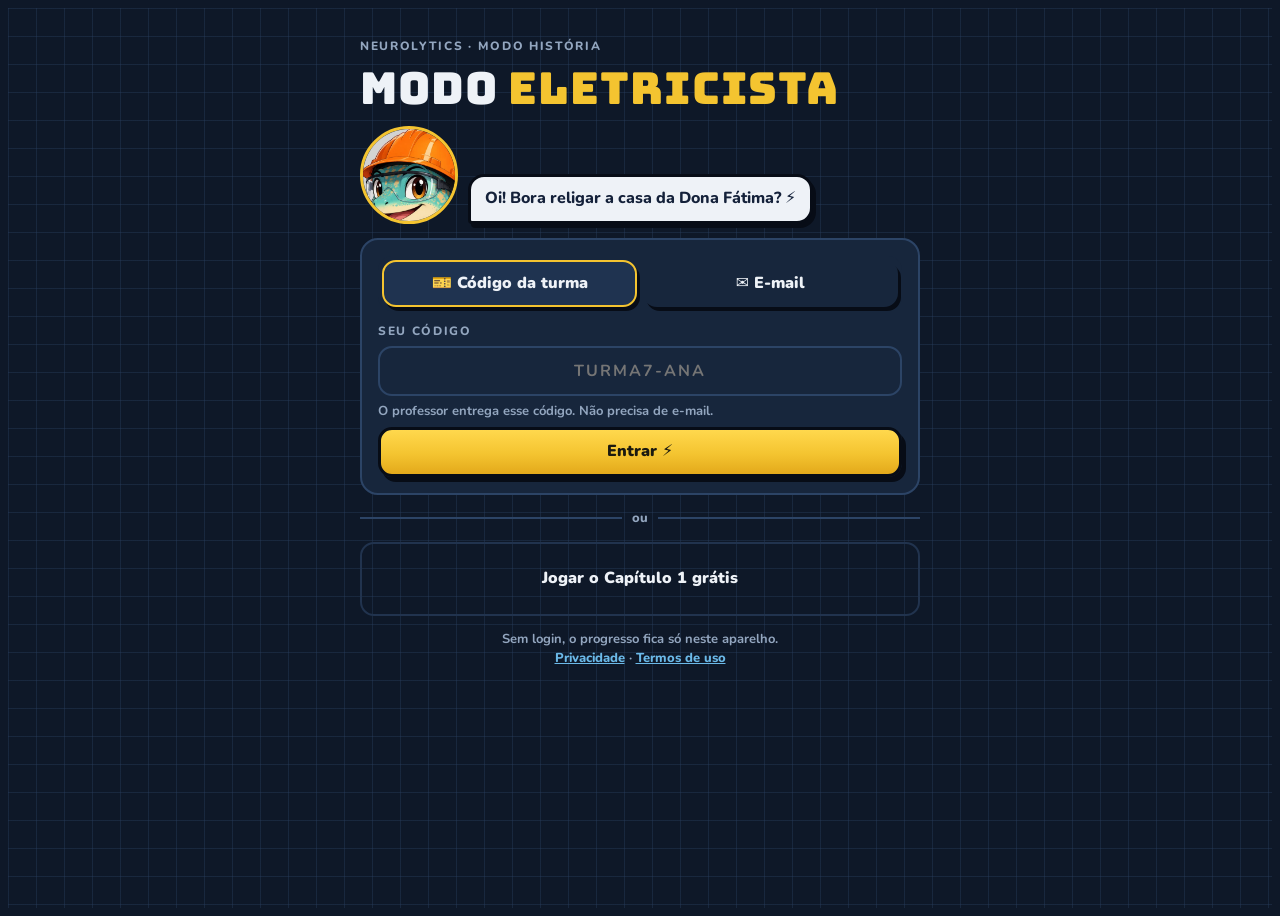
<file: prototipos/login-aluno.html>
<!doctype html>
<html lang="pt-BR">
<head>
<meta charset="utf-8">
<meta name="viewport" content="width=device-width, initial-scale=1, viewport-fit=cover">
<title>Entrar · Modo Eletricista</title>
<link rel="stylesheet" href="https://fonts.googleapis.com/css2?family=Bungee&family=Nunito:wght@400;600;800;900&display=swap">
<link rel="stylesheet" href="../css/estilo.css">
<link rel="stylesheet" href="../css/contas.css">
</head>
<body>
<!-- PROTÓTIPO VISUAL: ainda sem servidor. O login de verdade virá com o Supabase (ver plano de comercialização). -->
<div class="wrap">
  <section class="hero">
    <span class="eyebrow">Neurolytics · modo história</span>
    <h1>Modo <span class="bolt">Eletricista</span></h1>
  </section>

  <div class="mascot">
    <img src="../img/calango.webp" alt="Calango Faísca, o mascote">
    <div class="bubble">Oi! Bora religar a casa da Dona Fátima? ⚡</div>
  </div>

  <!-- Tela 1: escolher como entrar -->
  <section id="entrar" class="panel">
    <div class="seg" role="group" aria-label="Como você vai entrar">
      <button class="btn" aria-pressed="true" data-t="codigo">🎫 Código da turma</button>
      <button class="btn" aria-pressed="false" data-t="email">✉️ E-mail</button>
    </div>

    <form id="f-codigo" class="field" onsubmit="return entrar(event)">
      <label class="eyebrow" for="cod">Seu código</label>
      <input id="cod" class="code" placeholder="TURMA7-ANA" autocomplete="off" maxlength="14" required>
      <p class="small">O professor entrega esse código. Não precisa de e-mail.</p>
      <button class="btn main" type="submit">Entrar ⚡</button>
    </form>

    <form id="f-email" class="field hidden" onsubmit="return entrar(event)">
      <label class="eyebrow" for="em">E-mail</label>
      <input id="em" type="email" placeholder="voce@email.com" required>
      <label class="eyebrow" for="pw">Senha</label>
      <input id="pw" type="password" placeholder="••••••••">
      <button class="btn main" type="submit">Entrar ⚡</button>
      <button class="btn ghost sm" type="button">Mandar um link de entrada no meu e-mail</button>
      <p class="small"><a href="#">Esqueci a senha</a> · <a href="#">Criar conta</a> (para responsáveis e profissionais)</p>
    </form>
  </section>

  <!-- Tela 2: depois de entrar (simulado) -->
  <section id="ok" class="panel hidden">
    <h2>Oi, <span class="bolt" style="color:var(--amber)">Ana</span>!</h2>
    <div class="valid">
      <span style="font-size:28px">🔓</span>
      <div><b>Acesso liberado até 02/02/2027</b><span class="small">Faltam 92 dias · Turma 7 · Escola Exemplo</span></div>
    </div>
    <div class="valid warn">
      <span style="font-size:28px">⏳</span>
      <div><b>Exemplo de aviso: seu acesso vence em 5 dias</b><span class="small">Seu progresso e seus cards ficam guardados. Fale com o professor para renovar.</span></div>
    </div>
    <p class="small">Progresso salvo na nuvem: 6 de 9 fases do Capítulo 1 · 14 cards</p>
    <button class="btn main" onclick="continuar()">Continuar de onde parei ▶</button>
    <button class="btn ghost sm" onclick="sair()">Não sou a Ana · Sair</button>
  </section>

  <div class="or">ou</div>
  <a class="btn ghost" href="../index.html" style="display:grid;place-items:center;text-decoration:none">Jogar o Capítulo 1 grátis</a>
  <p class="small" style="text-align:center">Sem login, o progresso fica só neste aparelho.<br><a href="#">Privacidade</a> · <a href="#">Termos de uso</a></p>
</div>
<script>
document.querySelectorAll('.seg .btn').forEach(b=>b.onclick=()=>{
  document.querySelectorAll('.seg .btn').forEach(x=>x.setAttribute('aria-pressed',x===b));
  document.getElementById('f-codigo').classList.toggle('hidden',b.dataset.t!=='codigo');
  document.getElementById('f-email').classList.toggle('hidden',b.dataset.t!=='email');
});
const cod=document.getElementById('cod');
cod.oninput=()=>{cod.value=cod.value.toUpperCase().replace(/[^A-Z0-9-]/g,'')};
function entrar(e){e.preventDefault();document.getElementById('entrar').classList.add('hidden');document.getElementById('ok').classList.remove('hidden');return false}
/* Protótipo: sem servidor, o progresso vem do navegador. Se ainda não houver jogo salvo,
   cria a Ana (nível Leve) para abrir direto no mapa. Um progresso que já existe não é apagado. */
function continuar(){
  const K='neuro-eletricista-v2';
  try{const s=JSON.parse(localStorage.getItem(K)||'{}');
    if(!s.mode||!s.char){Object.assign(s,{mode:s.mode||'leve',char:s.char||'aprendiz',name:s.name||'Ana'});localStorage.setItem(K,JSON.stringify(s))}
  }catch(e){}
  location.href='../index.html';
}
function sair(){document.getElementById('ok').classList.add('hidden');document.getElementById('entrar').classList.remove('hidden')}
</script>
</body>
</html>
</file>
<file: css/estilo.css>
/* Layout: coluna única de jogo (máx 560px), HUD fixo no topo, telas trocam abaixo. Paleta = cores de fio (fase, neutro, terra) sobre planta azul; visor de multímetro em LCD. */
:root{
  --bg:#0e1828; --panel:#17263c; --panel2:#1f3350; --line:#2c4466;
  --ink:#eef2f7; --muted:#93a6bf;
  --amber:#f4c430; --copper:#d9894a;
  --fase:#e24c3f; --neutro:#6bb9e8; --terra:#43b05c;
  --lcd:#c6d68a; --lcdink:#1c240e;
  --display:"Bungee","Arial Black",system-ui,sans-serif;
  --body:"Nunito",system-ui,-apple-system,"Segoe UI",sans-serif;
  color-scheme:dark;
}
html,body{background:var(--bg);color:var(--ink)}
/* Ajustes para página completa (modo padrão do navegador, com doctype) */
html{min-height:100%}body{min-height:100vh}
input,select,textarea{box-sizing:border-box;max-width:100%}
body{font-family:var(--body);font-size:16px;line-height:1.45;
  background-image:linear-gradient(color-mix(in srgb,var(--line) 35%,transparent) 1px,transparent 1px),linear-gradient(90deg,color-mix(in srgb,var(--line) 35%,transparent) 1px,transparent 1px);
  background-size:28px 28px}
body.leve{font-size:18px;background-image:none}
body::before{content:"";position:fixed;inset:0 0 auto;height:env(safe-area-inset-top,0px);z-index:10;background:var(--bg)}
.wrap{max-width:560px;margin:0 auto;padding-left:max(16px,env(safe-area-inset-left,0px));padding-right:max(16px,env(safe-area-inset-right,0px));padding-block:12px 48px;display:flex;flex-direction:column;gap:14px}
h1,h2{font-family:var(--display);font-weight:400;letter-spacing:.02em;text-wrap:balance;margin:0}
h1{font-size:clamp(30px,9vw,44px);line-height:1.05}
h2{font-size:21px}
p{margin:0}
.muted{color:var(--muted)}
.eyebrow{font-size:12px;font-weight:800;letter-spacing:.14em;text-transform:uppercase;color:var(--muted)}

.hud{position:sticky;top:env(safe-area-inset-top,0px);z-index:5;background:var(--bg);display:flex;align-items:center;gap:10px;padding-block:8px;border-bottom:2px solid var(--line)}
.hud .av{width:44px;height:44px;flex:none}
.hud .who{flex:1;min-width:0}
.hud .nm{font-weight:900;white-space:nowrap;overflow:hidden;text-overflow:ellipsis}
.xpbar{height:8px;border-radius:4px;background:var(--panel2);overflow:hidden;margin-top:3px}
.xpbar i{display:block;height:100%;background:linear-gradient(90deg,var(--copper),var(--amber));transition:width .5s}
.chip{display:inline-flex;align-items:center;gap:4px;font-weight:800;font-size:13px;padding:4px 9px;border-radius:999px;background:var(--panel2);font-variant-numeric:tabular-nums;white-space:nowrap}
.iconbtn{min-width:44px;height:44px;border-radius:12px;border:2px solid var(--line);background:var(--panel);color:var(--ink);font:inherit;font-weight:900;cursor:pointer;flex:none}

.btn{font:inherit;font-weight:900;font-size:1em;min-height:50px;padding:10px 16px;border-radius:14px;border:2px solid var(--line);background:var(--panel);color:var(--ink);cursor:pointer;transition:transform .12s, background .2s}
.btn:active{transform:scale(.97)}
.btn.main{background:var(--amber);border-color:var(--amber);color:#1b1a10}
.btn.ghost{background:transparent}
.btn.sm{min-height:40px;padding:6px 12px;font-size:14px}
.btn:disabled{opacity:.4;cursor:default}
body.leve .btn{min-height:58px}
body.leve .btn.sm{min-height:46px}
:focus-visible{outline:3px solid var(--neutro);outline-offset:2px}
.row{display:flex;gap:10px;flex-wrap:wrap}
.row>.btn{flex:1 1 130px}
/* desfazer / refazer: botões só com o ícone, ao lado de Limpar fios */
.row>.btn.icone{flex:0 0 52px;min-width:52px;padding:0;font-size:22px;line-height:1}
.row>.btn.icone:disabled{opacity:.35}
/* setas para mover a peça na Oficina */
.mover{display:inline-flex;gap:4px}
/* caça-defeito CC: medições anotadas */
.medidas{margin:6px 0 2px;padding-left:20px;font-size:13px;line-height:1.5;color:var(--ink)}
.medidas li::marker{color:var(--amber)}
/* eletroímã: espiras apagadas com a chave aberta */
.eima .apagado{opacity:.45}.mover .btn{min-width:40px;padding:4px 8px}
.row:has(.icone)>.btn:not(.icone){flex-basis:96px}

.hero{display:flex;flex-direction:column;gap:10px;padding-top:18px}
.hero .bolt{color:var(--amber)}
.modes{display:flex;flex-direction:column;gap:12px}
.mode{display:grid;grid-template-columns:10px 1fr auto;gap:14px;align-items:center;text-align:left;padding:14px 16px 14px 0;overflow:hidden}
.mode .wire{height:100%;min-height:56px;background:var(--c);border-radius:0 6px 6px 0}
.mode b{font-family:var(--display);font-weight:400;font-size:20px;display:block}
.mode small{display:block;color:var(--muted);font-weight:600;font-size:.85em}
.tag{font-size:11px;font-weight:900;letter-spacing:.1em;text-transform:uppercase;padding:3px 8px;border-radius:6px;border:2px solid var(--c);color:var(--c);white-space:nowrap}
.soon{display:flex;gap:10px;align-items:center;padding:12px 14px;border:2px dashed var(--line);border-radius:14px;color:var(--muted);font-weight:700;font-size:.9em}

.chars{display:grid;grid-template-columns:repeat(auto-fill,minmax(96px,1fr));gap:10px}
.char{display:flex;flex-direction:column;align-items:center;gap:6px;padding:10px 6px;border-radius:16px;border:3px solid var(--line);background:var(--panel);cursor:pointer;color:var(--ink);font:inherit}
.char svg{width:72px;height:72px}
.char b{font-size:14px}
.char small{font-size:11px;color:var(--muted);font-weight:800;letter-spacing:.08em;text-transform:uppercase}
.char[aria-pressed="true"]{border-color:var(--amber);background:var(--panel2)}
input[type=text]{font:inherit;font-weight:800;width:100%;min-height:52px;padding:10px 14px;border-radius:14px;border:2px solid var(--line);background:var(--panel);color:var(--ink)}

.talk{display:flex;gap:10px;align-items:flex-end}
.talk svg{width:54px;height:54px;flex:none}
.bubble{background:var(--ink);color:#14213a;font-weight:800;padding:10px 14px;border-radius:16px 16px 16px 4px;min-width:0}

.map{display:flex;flex-direction:column}
.node{display:grid;grid-template-columns:60px 1fr auto;align-items:center;gap:14px;padding:8px 0;position:relative;text-align:left;background:none;border:0;color:var(--ink);font:inherit;cursor:pointer}
.node::before{content:"";position:absolute;left:28px;top:0;bottom:0;width:4px;background:var(--copper);z-index:-1}
.node:first-child::before{top:50%}.node:last-child::before{bottom:50%}
.node .dot{width:60px;height:60px;border-radius:50%;display:grid;place-items:center;background:var(--panel2);border:4px solid var(--copper)}
.node .dot svg{width:36px;height:36px}
.node.done .dot{background:var(--amber);border-color:var(--amber)}
.node.lock{cursor:default}.node.lock .dot{border-color:var(--line);filter:grayscale(1);opacity:.5}.node.lock .tt{opacity:.5}
.node.next .dot{animation:pulse 1.6s infinite}
@keyframes pulse{0%,100%{box-shadow:0 0 0 0 color-mix(in srgb,var(--amber) 60%,transparent)}50%{box-shadow:0 0 0 10px transparent}}
.node .tt b{font-family:var(--display);font-weight:400;font-size:17px;display:block}
.node .tt small{color:var(--muted);font-weight:700}
.kind{font-size:10px;font-weight:900;letter-spacing:.1em;text-transform:uppercase;color:var(--neutro);margin-left:6px}
.stars{font-size:18px;letter-spacing:2px;color:var(--amber);white-space:nowrap}
.stars .off{color:var(--line)}
.world{display:flex;justify-content:space-between;align-items:center;gap:10px}

.prog{display:flex;gap:6px}
.prog i{flex:1;height:8px;border-radius:4px;background:var(--panel2)}
.prog i.ok{background:var(--terra)}.prog i.no{background:var(--fase)}.prog i.cur{background:var(--amber)}
.qcard{background:var(--panel);border:2px solid var(--line);border-radius:18px;padding:16px;display:flex;flex-direction:column;gap:12px}
.q{font-size:1.18em;font-weight:900;line-height:1.3;text-wrap:pretty}
.opts{display:flex;flex-direction:column;gap:10px}
.opt{text-align:left}
.opt.right{background:var(--terra);border-color:var(--terra);color:#08210f}
.opt.wrong{background:color-mix(in srgb,var(--fase) 25%,var(--panel));border-color:var(--fase)}
.fb{font-weight:800;padding:12px 14px;border-radius:14px;background:var(--panel2);text-wrap:pretty}
.fb.good{border-left:6px solid var(--terra)}.fb.bad{border-left:6px solid var(--fase)}.fb.info{border-left:6px solid var(--neutro)}
.shake{animation:shake .4s}
@keyframes shake{25%{transform:translateX(-6px)}75%{transform:translateX(6px)}}

.item{display:flex;flex-direction:column;align-items:center;gap:6px;padding:20px;background:var(--panel);border:2px solid var(--line);border-radius:20px;text-align:center}
.item .em{font-size:60px;line-height:1}
.item b{font-size:1.3em;font-weight:900}
.bins{display:grid;grid-template-columns:1fr 1fr;gap:10px}
.bin.r{border-color:var(--terra)}.bin.n{border-color:var(--fase)}

/* Bancada (simulador) */
.goal{display:flex;gap:10px;align-items:flex-start;padding:12px 14px;border-radius:14px;background:var(--panel2);font-weight:800}
.goal .gi{color:var(--amber);font-family:var(--display);font-size:13px;flex:none;padding-top:2px}
.goal .gtx{display:flex;flex-direction:column;gap:6px;min-width:0}
.goal .gtx small{color:var(--muted);font-weight:700}
.goal .real .rchip{background:var(--panel);font-size:12px}
.benchwrap{display:flex;flex-direction:column}
/* aviso fixo: bancada é modelo qualitativo, sem valores reais */
.modelo{margin:6px 2px 0;font-size:12.5px;color:var(--muted)}
.modelo summary{cursor:pointer;font-weight:800;list-style-position:inside;padding:4px 2px}
.modelo summary:focus-visible{outline:2px solid var(--amber);outline-offset:2px;border-radius:6px}
.modelo p{margin:4px 2px 2px;line-height:1.45;color:var(--ink)}
.node .cad{font-size:15px;opacity:.6}
.soonbox .prev{text-align:left;margin:4px 0;padding-left:18px;color:var(--ink);font-size:14px;line-height:1.5}
/* Oficina: caixa de ferramentas */
.caixa-bar{display:flex;align-items:center;gap:8px;flex-wrap:wrap}
.caixa-bar #cx{flex:1;min-height:46px}
.caixa-bar #cx[aria-expanded="true"]{border-color:var(--amber);background:var(--panel2)}
.chip.modo{gap:6px;font-size:12.5px;min-height:34px}
.caixa{display:flex;flex-direction:column;gap:8px;padding:12px;border-radius:16px;background:var(--panel);border:2px solid var(--amber)}
.caixa .seg{margin-bottom:2px}.caixa .seg3 .btn{font-size:12.5px;padding:4px}
.pecas{display:grid;grid-template-columns:repeat(auto-fill,minmax(100px,1fr));gap:6px}
.peca{min-height:62px;display:flex;flex-direction:column;align-items:center;justify-content:center;gap:2px;padding:6px 4px;font-size:12px;line-height:1.15;text-align:center}
.peca .pe{font-size:20px}
.mais{display:flex;flex-direction:column}
.mais>summary{list-style:none;display:grid;place-items:center;cursor:pointer}
.mais>summary::-webkit-details-marker{display:none}
.mais[open]>summary{border-color:var(--amber)}
.mais-in{display:flex;flex-direction:column;gap:10px;padding-top:10px}
.pausa{display:flex;flex-direction:column;align-items:center;gap:2px}.pausa small{font-size:12px;color:var(--muted);font-weight:700}
#sandbox small{font-weight:700}
.bench{background:var(--panel);border:2px solid var(--line);border-radius:18px;padding:4px;position:relative}
.bench svg{width:100%;height:auto;display:block;touch-action:none;-webkit-user-select:none;user-select:none}
.w{stroke:var(--copper);stroke-width:5;fill:none;stroke-linecap:round;stroke-linejoin:round}
.w.fase{stroke:var(--fase)}.w.neutro{stroke:var(--neutro)}.w.retorno{stroke:#d9dde3}.w.terra{stroke:var(--terra)}
.w2{stroke:#f2d22e;stroke-width:5;fill:none;stroke-dasharray:7 7;stroke-linecap:butt}
.on .w{stroke-dasharray:12 7;animation:flow .9s linear infinite}
.on .w.cobre{stroke:var(--amber)}
.pal{display:flex;gap:6px;flex-wrap:wrap}
.pal .btn{flex:1 1 60px;min-height:38px;padding:4px 6px;font-size:12.5px;border-radius:12px;display:flex;align-items:center;justify-content:center;gap:5px}
.pal .btn[aria-pressed="true"]{border-color:var(--amber);background:var(--panel2)}
.sw8{width:22px;height:8px;border-radius:4px;flex:none}
.mvhit{fill:transparent;cursor:grab}
.selc{fill:none;stroke:var(--amber);stroke-width:2;stroke-dasharray:5 4}
/* Bancada: chave Símbolo/Real e zoom (js/bancada-real.js) */
/* botões que flutuam dentro da bancada: vista à esquerda, zoom à direita, embaixo */
.bench:has(.bctl){padding-bottom:48px}
.bctl{position:absolute;left:8px;right:8px;bottom:6px;display:flex;justify-content:space-between;align-items:flex-end;gap:6px;pointer-events:none}
.bctl>*{pointer-events:auto}
.bctl .btn{min-height:36px;padding:2px 10px;font-size:13px;border-radius:10px;background:color-mix(in srgb,var(--panel2) 85%,transparent);backdrop-filter:blur(2px)}
.zoom{display:flex;gap:4px}
.zoom .btn{min-width:36px;padding:2px 0;font-size:17px}
.bench.zoomed{border-color:var(--neutro)}
/* Vista real: peças como o equipamento, fio grosso com contorno, anilha numerada, borne com parafuso */
.real-v .w,.real-v .w2{stroke-width:5.5}
.real-v.on .w{stroke-dasharray:none;animation:none}
.real-v.on .w2{stroke-dasharray:7 7}
.wo{stroke:#05080d;stroke-width:9;fill:none;stroke-linecap:round;stroke-linejoin:round}
.rbody{fill:url(#gBody);stroke:#8b939c;stroke-width:1.2}
.janela{fill:#3a4048;stroke:#262b31;stroke-width:1}
.rtxt{fill:#46505b;font:900 6.5px var(--body);letter-spacing:.02em}
.ltxt{fill:#f2f4f6;font:900 4.6px var(--body)}
.furo{fill:#2a2f36}
.anel{pointer-events:none}.anel rect{fill:#f39c12;stroke:#7a4a06;stroke-width:.8}.anel text{fill:#1b1206;font:900 7px var(--body)}
.term.scr{fill:url(#gScrew);stroke:#5a636d;stroke-width:1}
.term.scr.sel{fill:var(--amber);stroke:#fff;stroke-width:2}
.term.scr.probe-r{fill:var(--fase);stroke:#fff;stroke-width:2}.term.scr.probe-b{fill:#05080d;stroke:var(--amber);stroke-width:3}
.slot{stroke:#4a535d;stroke-width:1.5;stroke-linecap:round;fill:none;pointer-events:none}
.lab.bn{fill:var(--ink);font-size:8.5px;font-weight:900}
.lab .kl{fill:var(--neutro);font-size:11px}
.lab.bn.bnd{fill:#2f3a48;font-size:6.6px}
/* Planta de fiação (js/planta.js): folha clara, como projeto impresso */
.planta-btn{align-self:flex-start;min-height:42px;border-style:dashed;border-color:var(--neutro)}
.planta-btn[aria-expanded="true"]{border-style:solid}
.planta{display:flex;flex-direction:column;gap:6px;padding:10px;border-radius:14px;background:#f4f1e8;color:#26303b;border:2px solid #c9c2ad}
.planta-h{display:flex;justify-content:space-between;align-items:baseline;gap:8px;flex-wrap:wrap}.planta-h b{font-size:14px}.planta-h span{font-size:11px;color:#6b7280;font-weight:700}
.plantasvg{width:100%;height:auto;display:block;background:#fbfaf5;border:1px solid #d8d2bf;border-radius:6px}
.psala{fill:none;stroke:#7b8494;stroke-width:3}
.pporta{stroke:#fbfaf5;stroke-width:4}.parco{fill:none;stroke:#9aa3ad;stroke-width:.8;stroke-dasharray:2 2}
.pduto{fill:none;stroke:#e67e22;stroke-width:1.6}.pduto.parede{stroke-dasharray:5 3}
.ptick{stroke-width:1.8;stroke-linecap:round}
.ptx{font:800 7px var(--body);fill:#26303b}.pcirc{fill:#1f4e86}.psec{fill:#6b7280;font-size:6.2px}.pdiam{fill:#b35a12;font-size:6.2px}
.pnome{font-size:8px;fill:#4b5563;letter-spacing:.06em}.parea{font-size:6px;fill:#c0392b}
.pluz{fill:none;stroke:#2346c8;stroke-width:1.6}.pcmd{fill:#2346c8;font-size:7.5px}.ppot{fill:#26303b;font-size:6.5px}
.pqd{fill:#fff;stroke:#1f2a44;stroke-width:1.4}.pqdh{stroke:#1f2a44;stroke-width:.8}.pid{fill:#4b5563;font-size:6.2px}
.pcmdsym{fill:#fff;stroke:#1f5e2c;stroke-width:1.2}.pcmdsym.cheio,.pcmdmeio{fill:#1f5e2c}.pfc{fill:#1f5e2c;font-size:4.6px}
.pleg{width:18px;height:14px;vertical-align:-3px;margin-right:4px;overflow:visible}.ptipo{fill:#1f5e2c;font-size:7.5px}
.planta-leg{display:flex;flex-wrap:wrap;gap:4px 12px;font-size:11.5px;font-weight:700;color:#3b4552}
.planta-leg i{display:inline-block;width:3px;height:12px;margin-right:4px;vertical-align:-2px;border-radius:1px}
.planta .help{color:#4b5563;margin:0}
/* Diagrama multifilar (js/multifilar.js) */
.ms{stroke:var(--ink);stroke-width:2;fill:none;stroke-linecap:round;stroke-linejoin:round}
.ms.mc{stroke-width:2.4}.ms.mc.on{stroke:var(--terra)}
.ms.elo{stroke-dasharray:3 3;stroke-width:1.2;opacity:.8}
.mpt{fill:var(--ink)}
.mbody{fill:var(--panel2);stroke:var(--ink);stroke-width:2}
.mtx{fill:var(--ink);font:900 7.5px var(--body)}
.mw{fill:none;stroke-width:3;stroke-linejoin:round;stroke-linecap:round;stroke:var(--copper)}
.mw.fase{stroke:var(--fase)}.mw.neutro{stroke:var(--neutro)}.mw.retorno{stroke:#d9dde3}.mw.terra{stroke:var(--terra)}
.mw.rompido{stroke-dasharray:4 4}
.mw2{fill:none;stroke:#f2d22e;stroke-width:3;stroke-dasharray:6 6}
.on .mw{stroke-dasharray:none}
.short .mw{stroke:var(--fase);animation:blink .35s 4}
.term.mt{fill:var(--bg);stroke:var(--ink);stroke-width:1.6}
.lab.mb{font-size:7.5px;fill:var(--muted)}.lab.mb.mk{fill:var(--neutro);font-size:10px}
.lab.mb.src0,.lab.mb.src2,.lab.mb.src3{fill:var(--fase);font-size:10px}.lab.mb.src1{fill:var(--neutro);font-size:10px}
/* motor ligado: o acoplamento do eixo gira */
.giro{transform-box:fill-box;transform-origin:center}.giro.gira{animation:gira .45s linear infinite}
@keyframes gira{to{transform:rotate(360deg)}}
/* selo ✓/✗ do teste de peça no Caça-Defeito */
.selo circle{stroke:#fff;stroke-width:1.5}.selo.ok circle{fill:var(--terra)}.selo.no circle{fill:var(--fase)}
.selo text{fill:#fff;font:900 10px var(--body)}
/* tecla do interruptor: gira e a metade apertada desliza quando o aluno toca */
.tecla{transform-box:fill-box;transform-origin:center}
.tecla.liga{animation:teclaLiga .28s ease-out}.tecla.desliga{animation:teclaDesliga .28s ease-out}
.tecla.liga .aperto{animation:apertoDesce .28s ease-out}.tecla.desliga .aperto{animation:apertoSobe .28s ease-out}
@keyframes teclaLiga{0%{transform:none}45%{transform:translateY(1.5px) scale(.93,.86)}100%{transform:none}}
@keyframes teclaDesliga{0%{transform:none}45%{transform:translateY(-1.5px) scale(.93,.86)}100%{transform:none}}
@keyframes apertoDesce{from{transform:translateY(-14px)}to{transform:none}}
@keyframes apertoSobe{from{transform:translateY(14px)}to{transform:none}}
/* Cena de história */
.scene{display:flex;flex-direction:column;gap:14px;padding-top:6px}
.stage{display:flex;flex-direction:column;align-items:center;gap:8px;padding:18px 14px;border-radius:20px;background:radial-gradient(120% 90% at 50% 0%,var(--panel2),var(--panel));border:2px solid var(--line)}
.stage .face{width:130px;height:130px}
.stage.art{background:linear-gradient(180deg,color-mix(in srgb,var(--bg) 35%,transparent),var(--bg) 78%),var(--art) center 30%/cover;min-height:340px;justify-content:flex-end}
.chcard.art{background:linear-gradient(90deg,var(--panel) 45%,color-mix(in srgb,var(--panel) 20%,transparent)),var(--art) right 30%/60% auto no-repeat,var(--panel);min-height:120px;justify-content:center}
.stage .face svg{width:100%;height:100%}
.who-tag{font-family:var(--display);font-size:15px;color:var(--amber);letter-spacing:.04em}
.say{background:var(--ink);color:#14213a;font-weight:800;font-size:1.12em;line-height:1.4;padding:16px 18px;border-radius:18px;text-align:left;cursor:pointer;width:100%;border:0;font-family:inherit;text-wrap:pretty}
.dots{display:flex;gap:6px;justify-content:center}.dots i{width:8px;height:8px;border-radius:50%;background:var(--line)}.dots i.c{background:var(--amber)}
.chapters{display:flex;gap:8px;overflow-x:auto;padding-bottom:4px}
.chapters .btn{flex:none;min-height:42px;font-size:14px;padding:6px 14px}
.chapters .btn[aria-pressed="true"]{border-color:var(--amber);background:var(--panel2)}
.chcard{padding:14px 16px;border-radius:16px;background:var(--panel);border:2px solid var(--line);display:flex;flex-direction:column;gap:4px}
.soonbox{padding:22px 16px;border:2px dashed var(--line);border-radius:16px;text-align:center;color:var(--muted);font-weight:700;display:flex;flex-direction:column;gap:8px;align-items:center}
.short .w{stroke:var(--fase);animation:blink .35s 4}
@keyframes flow{to{stroke-dashoffset:-19}}
@keyframes blink{50%{opacity:.2}}
.tmp{stroke:var(--neutro);stroke-dasharray:6 6;pointer-events:none}
.hit{stroke:transparent;stroke-width:22;fill:none;cursor:pointer}
.sym{stroke:var(--ink);stroke-width:2.5;fill:none;stroke-linecap:round}
.term{fill:var(--bg);stroke:var(--ink);stroke-width:2.5}
.term.sel{fill:var(--amber);stroke:var(--amber)}
.term.probe-r{fill:var(--fase);stroke:var(--fase)}.term.probe-b{fill:#05080d;stroke:var(--amber);stroke-width:4}
.thit,.chit{fill:transparent;cursor:pointer}
.lab{fill:var(--muted);font:800 12px var(--body)}
.lab.k{fill:var(--neutro);font-size:11px}
.lab.ok{fill:var(--terra);font-size:12px}.lab.no{fill:var(--fase);font-size:12px}
.flash{animation:flashin .6s}
@keyframes flashin{from{filter:brightness(2)}}
.status{display:flex;gap:6px;flex-wrap:wrap}
.status .chip.lit{background:color-mix(in srgb,var(--amber) 30%,var(--panel2))}
.status .chip.sc{background:var(--fase)}
.seg{display:grid;grid-template-columns:1fr 1fr;gap:6px;padding:4px;border-radius:14px;background:var(--panel)}
.seg .btn{min-height:44px;border-color:transparent;background:transparent}
.seg .btn[aria-pressed="true"]{background:var(--panel2);border-color:var(--amber)}
.meter{display:flex;align-items:center;gap:12px;padding:10px 14px;border-radius:14px;background:#2a2f36;border:3px solid #f2b72e}
.meter .lcd{flex:1;background:var(--lcd);color:var(--lcdink);border-radius:8px;padding:6px 12px;text-align:right;font:900 28px/1.1 var(--body);font-variant-numeric:tabular-nums;min-width:0}
.meter small{display:block;color:#d6dbe2;font-weight:800;font-size:12px;letter-spacing:.06em}
.real{display:flex;flex-wrap:wrap;gap:6px}.rchip{display:inline-flex;align-items:center;gap:6px;padding:4px 10px 4px 4px;border-radius:999px;background:var(--panel);border:2px solid var(--line);font-weight:800;font-size:13px}.rchip b{background:var(--amber);color:#1b1a10;border-radius:999px;padding:1px 8px;font-size:12px}
body.leve .rchip{font-size:15px}
.help{font-size:.88em;color:var(--muted);font-weight:700}

.result{display:flex;flex-direction:column;align-items:center;gap:14px;text-align:center;padding-top:8px}
.result .stars{font-size:40px}
.card{width:180px;aspect-ratio:3/4;max-width:100%;border-radius:16px;padding:12px;display:flex;flex-direction:column;gap:8px;background:linear-gradient(160deg,var(--c,var(--panel2)),var(--panel));border:3px solid var(--amber);color:var(--ink);text-align:left}
.card .art{flex:1;display:grid;place-items:center;background:color-mix(in srgb,var(--bg) 60%,transparent);border-radius:10px}
.card .art svg{width:64px;height:64px}
.card b{font-family:var(--display);font-weight:400;font-size:15px}
.card p{font-size:12px;font-weight:700;line-height:1.3}
.card.lockd{border-color:var(--line);background:var(--panel);opacity:.55}
.card.lockd .art{font-family:var(--display);font-size:40px;color:var(--line)}
.reveal{animation:flip .8s ease-out}
@keyframes flip{from{transform:rotateY(90deg) scale(.6)}to{transform:none}}
.album{display:grid;grid-template-columns:repeat(auto-fill,minmax(150px,1fr));gap:12px;justify-items:center}
.album .card{width:100%}
.danger{border-color:var(--fase);color:var(--fase)}
.vn{position:relative;isolation:isolate;display:grid;grid-template-columns:minmax(0,46%) minmax(0,1fr);align-items:end;min-height:min(560px,calc(100dvh - 120px));border-radius:22px;overflow:hidden;border:2px solid var(--line);background:var(--bg)}
/* Fundo das cenas: cenário do capítulo, SEM pessoas (a ilustração da oficina tem o Chico e a Ana desenhados
   e aparecia atrás de qualquer personagem). Desenhado só com degradês; desfocado como cenário de fundo. */
.vn::before{content:"";position:absolute;inset:-12px;z-index:-1;filter:blur(4px) brightness(.62) saturate(1.1);
  /* Cap. 1: oficina ao entardecer — parede de ferramentas (painel perfurado), luminária e bancada */
  background:radial-gradient(55% 38% at 72% 18%,rgba(255,190,110,.6),transparent 70%),
    radial-gradient(circle at 2px 2px,rgba(0,0,0,.38) 1.4px,transparent 1.9px) 0 0/15px 15px,
    linear-gradient(180deg,#6a4630 0%,#4a3224 60%,#2c1f19 60%,#1d1411 100%)}
/* Cap. 2: condomínio à noite — prédios com janelas acesas */
body[data-cap="cap2"] .vn::before{background:
    radial-gradient(70% 30% at 50% 0%,rgba(107,185,232,.35),transparent 70%),
    repeating-linear-gradient(90deg,transparent 0 16px,rgba(8,14,30,.92) 16px 24px),
    repeating-linear-gradient(180deg,rgba(255,212,120,.6) 0 12px,rgba(8,14,30,.92) 12px 24px),
    linear-gradient(180deg,#0a1330,#1b2d58)}
/* Cap. 3: galpão da fábrica — pilares, luzes do teto e piso industrial */
body[data-cap="cap3"] .vn::before{background:
    radial-gradient(38% 26% at 22% 12%,rgba(255,214,130,.55),transparent 70%),
    radial-gradient(38% 26% at 78% 12%,rgba(255,214,130,.5),transparent 70%),
    repeating-linear-gradient(90deg,transparent 0 48px,rgba(18,28,32,.8) 48px 58px),
    linear-gradient(180deg,#26393d 0%,#30504f 58%,#3c403b 58%,#232624 100%)}
.vn::after{content:"";position:absolute;inset:0;z-index:-1;background:linear-gradient(180deg,transparent 40%,var(--bg))}
.vn.me{grid-template-columns:minmax(0,1fr) minmax(0,40%)}
.vn.me .vn-fig{order:2}
.vn-fig{position:relative;align-self:end;height:100%;display:flex;align-items:flex-end;justify-content:center;min-width:0}
.vn-body{position:absolute;bottom:0;left:50%;transform:translateX(-50%);height:88%;width:auto;max-width:none;filter:drop-shadow(0 0 18px rgba(0,0,0,.6));animation:slidein .45s ease-out}
.vn-port{width:100%;padding:0 6px 26px}.vn-port svg{width:100%;height:auto;filter:drop-shadow(0 0 16px rgba(0,0,0,.6))}
@keyframes slidein{from{transform:translateX(-60%);opacity:0}}
.vn.me .vn-port{animation:slidein2 .45s ease-out}@keyframes slidein2{from{transform:translateX(24px);opacity:0}}
.vn-side{position:relative;z-index:2;display:flex;flex-direction:column;gap:8px;padding:16px 12px 14px 4px;min-width:0;align-self:stretch;justify-content:flex-end}
.vn.me .vn-side{padding:16px 4px 14px 12px}
.vn-chap{align-self:flex-end;font-size:11px;font-weight:900;letter-spacing:.12em;color:var(--muted);background:color-mix(in srgb,var(--bg) 70%,transparent);padding:3px 8px;border-radius:999px}
.vn-name{align-self:flex-start;font-family:var(--display);font-size:15px;letter-spacing:.04em;color:#1b1a10;background:var(--amber);padding:5px 12px;border-radius:10px 10px 10px 2px;transform:skewX(-6deg)}
.vn-box{position:relative;text-align:left;font:inherit;font-weight:800;font-size:15px;line-height:1.4;color:var(--ink);background:color-mix(in srgb,var(--bg) 82%,transparent);border:2px solid var(--amber);border-radius:4px 16px 16px 16px;padding:12px 14px 22px;min-height:120px;cursor:pointer;backdrop-filter:blur(4px);text-wrap:pretty}
body.leve .vn-box{font-size:17px}
.vn-caret{position:absolute;right:10px;bottom:4px;color:var(--amber);font-size:12px;animation:bob 1s infinite}
@keyframes bob{50%{transform:translateY(3px)}}
/* barra de controles: linha própria embaixo da cena (nunca por cima do personagem), fundo sólido e botões opacos */
.vn-ctrl{grid-column:1/-1;position:relative;z-index:3;display:flex;gap:6px;justify-content:flex-end;padding:10px 12px 12px;background:var(--bg);border-top:2px solid var(--contorno)}
.vn-ctrl .btn{flex:1;max-width:220px;min-height:44px;padding:6px 8px}.vn-ctrl .btn.main{flex:1.4;max-width:300px}
.vn-ctrl .btn.ghost{background:var(--panel2)}
.vn{grid-template-rows:1fr auto}
.vn-fig{grid-row:1}.vn-side{grid-row:1}
/* Ficha, carreira, plantão, conquistas, respiro */
.big{font-family:var(--display);font-weight:400;font-size:clamp(28px,8.5vw,40px);line-height:1.02;letter-spacing:.01em;text-wrap:balance;margin:0}
.big em{font-style:normal;color:var(--amber)}
.hud .av{cursor:pointer;border:0;padding:0;background:none;border-radius:50%}
.chip.fire{background:color-mix(in srgb,var(--copper) 30%,var(--panel2))}
.plantao{display:flex;flex-direction:column;gap:8px;padding:14px;border-radius:16px;background:var(--panel);border:2px solid var(--line)}
.plantao .head{display:flex;justify-content:space-between;align-items:center;gap:8px}
.miss{display:flex;align-items:center;gap:10px;font-weight:800}
.miss .box{width:24px;height:24px;border-radius:7px;border:2px solid var(--line);display:grid;place-items:center;flex:none;font-size:14px}
.miss.ok{color:var(--muted)}.miss.ok .box{background:var(--terra);border-color:var(--terra);color:#08210f}
.miss.ok span:last-child{text-decoration:line-through}
.quick{display:grid;grid-template-columns:1fr 1fr;gap:10px}
.idcard{position:relative;display:grid;grid-template-columns:96px 1fr;gap:14px;align-items:center;padding:16px;border-radius:20px;border:2px solid var(--amber);background:linear-gradient(135deg,var(--panel2),var(--panel));overflow:hidden}
.idcard::after{content:"";position:absolute;inset:auto -30px -30px auto;width:140px;height:140px;border-radius:50%;border:14px solid color-mix(in srgb,var(--amber) 12%,transparent)}
.idcard svg{width:96px;height:96px}
.idcard .nm{font-family:var(--display);font-size:20px;line-height:1.1}
.rank{display:inline-flex;align-items:center;gap:6px;font-weight:900;font-size:12px;letter-spacing:.08em;text-transform:uppercase;padding:4px 10px;border-radius:999px;background:var(--amber);color:#1b1a10;margin-top:6px}
.klass{font-weight:800;color:var(--muted);font-size:.9em;margin-top:6px}
.ladder{display:flex;gap:4px}.ladder i{flex:1;height:10px;border-radius:3px;background:var(--panel2)}.ladder i.on{background:var(--amber)}.ladder i.cur{background:linear-gradient(90deg,var(--amber) var(--p),var(--panel2) var(--p))}
.tiles{display:grid;grid-template-columns:repeat(2,1fr);gap:10px}
.tile{padding:12px 14px;border-radius:14px;background:var(--panel);border:2px solid var(--line)}
.tile b{display:block;font-family:var(--display);font-weight:400;font-size:28px;line-height:1.1;font-variant-numeric:tabular-nums}
.tile small{font-size:11px;font-weight:900;letter-spacing:.12em;text-transform:uppercase;color:var(--muted)}
.attrs{display:flex;flex-direction:column;border-radius:16px;background:var(--panel);border:2px solid var(--line);overflow:hidden}
.attr{display:grid;grid-template-columns:28px 1fr auto;gap:10px;align-items:center;padding:12px 14px;border-top:1px solid var(--line)}
.attr:first-child{border-top:0}
.attr .an{font-weight:900;font-size:13px;letter-spacing:.1em;text-transform:uppercase}
.attr .bar{grid-column:2/4;height:6px;border-radius:3px;background:var(--panel2);overflow:hidden}.attr .bar i{display:block;height:100%;background:var(--c)}
.attr b{font-family:var(--display);font-weight:400;font-size:22px;font-variant-numeric:tabular-nums}
.attr .ai{font-size:18px;grid-row:span 2}
.achs{display:grid;grid-template-columns:repeat(auto-fill,minmax(72px,1fr));gap:8px}
.ach{aspect-ratio:1;border-radius:14px;background:var(--panel);border:2px solid var(--line);display:flex;flex-direction:column;align-items:center;justify-content:center;gap:2px;padding:4px;text-align:center;max-width:100%}
.ach .q{font-family:var(--display);font-size:24px;color:var(--line)}
.ach .e{font-size:26px;line-height:1}.ach small{font-size:10px;font-weight:900;line-height:1.1}
.ach.on{border-color:var(--amber);background:linear-gradient(160deg,color-mix(in srgb,var(--amber) 22%,var(--panel)),var(--panel))}
.toast{display:flex;gap:10px;align-items:center;padding:10px 14px;border-radius:14px;background:var(--panel2);border:2px solid var(--amber);font-weight:800;width:100%}
.toast .e{font-size:26px}
.gain{display:flex;flex-wrap:wrap;gap:6px;justify-content:center}
.breath{display:flex;flex-direction:column;align-items:center;gap:16px;padding-block:20px}
.ring{width:220px;height:220px;max-width:100%;border-radius:50%;display:grid;place-items:center;background:radial-gradient(circle,color-mix(in srgb,var(--terra) 45%,transparent) 0 40%,color-mix(in srgb,var(--terra) 15%,transparent) 41% 100%);transform:scale(.6);transition:transform 4s ease-in-out}
.ring.in{transform:scale(1)}
.ring b{font-family:var(--display);font-weight:400;font-size:26px}
/* Modo teste (js/teste.js): faixa tracejada roxa, para nunca ser confundida com o jogo */
.teste{display:flex;flex-direction:column;gap:8px;padding:10px 12px;border-radius:14px;border:2px dashed #b48cff;background:color-mix(in srgb,#b48cff 12%,var(--panel))}
.teste-h{display:flex;flex-direction:column;gap:2px}.teste-h b{color:#cdb4ff;letter-spacing:.06em}.teste-h span{font-size:12px;color:var(--muted);font-weight:700}
.teste-b,.teste-f{display:flex;gap:6px;flex-wrap:wrap;align-items:center}
.teste-f{flex-direction:row}
.teste .btn{min-height:40px;font-size:14px;padding:4px 12px}
.teste-chip{background:color-mix(in srgb,#b48cff 35%,var(--panel2))}
.teste-in{align-self:flex-start;border-style:dashed;border-color:#b48cff;min-height:40px}
.seg3{display:grid;grid-template-columns:repeat(3,1fr);gap:6px}.seg3 .btn{min-height:42px}.seg3 .btn[aria-pressed="true"]{border-color:var(--amber);background:var(--panel2)}
.rot-cap{display:flex;flex-direction:column;gap:10px;padding-top:6px}
.rot-item{display:flex;flex-direction:column;gap:6px;padding:12px 14px;border-radius:14px;background:var(--panel);border:2px solid var(--line)}
.rot-h{display:flex;justify-content:space-between;align-items:center;gap:8px;flex-wrap:wrap}
.falas{display:flex;flex-direction:column;gap:4px;font-size:14px;line-height:1.4;padding-left:10px;border-left:3px solid var(--line)}
.falas b{color:var(--amber)}
.rot-card{font-size:13px;font-weight:800;color:var(--muted)}
@media (prefers-reduced-motion:reduce){*{animation:none!important;transition:none!important}}

/* ---------- Menu do usuário (estilo anime: cores fortes, brilho e entrada em sequência) ---------- */
.valid{display:flex;align-items:center;gap:10px;padding:12px 14px;border-radius:14px;border:2px solid var(--terra);background:color-mix(in srgb,var(--terra) 14%,var(--panel))}
.valid.warn{border-color:var(--amber);background:color-mix(in srgb,var(--amber) 12%,var(--panel))}
.valid b{display:block}
.saudacao{position:relative;display:grid;grid-template-columns:76px 1fr;gap:12px;align-items:center;padding:14px 16px;border-radius:20px;overflow:hidden;
  background:linear-gradient(120deg,color-mix(in srgb,#7d5cff 30%,var(--panel)),var(--panel) 55%,color-mix(in srgb,var(--neutro) 22%,var(--panel)));border:2px solid color-mix(in srgb,#7d5cff 45%,var(--line));animation:telaEntra .5s ease-out both}
.saudacao::after{content:"";position:absolute;inset:-40% auto -40% -30%;width:40%;background:linear-gradient(90deg,transparent,rgba(255,255,255,.14),transparent);transform:skewX(-20deg);animation:brilho 4.5s ease-in-out 1s infinite}
.saudacao svg{width:76px;height:76px;border-radius:50%;box-shadow:0 0 0 3px var(--amber),0 0 18px color-mix(in srgb,var(--amber) 55%,transparent)}
.saudacao h2{margin:2px 0 0;font-family:var(--display);font-weight:400;font-size:clamp(22px,6.5vw,30px);line-height:1.05}
.saudacao .bolt{color:var(--amber)}
.menu{display:grid;grid-template-columns:repeat(2,minmax(0,1fr));gap:10px}
.mcard{--c:var(--neutro);position:relative;display:flex;flex-direction:column;align-items:flex-start;gap:8px;min-height:112px;padding:14px;border-radius:18px;text-align:left;
  font:inherit;color:var(--ink);cursor:pointer;border:2px solid color-mix(in srgb,var(--c) 55%,var(--line));
  background:radial-gradient(120% 90% at 100% 0%,color-mix(in srgb,var(--c) 34%,transparent),transparent 60%),linear-gradient(160deg,var(--panel2),var(--panel));
  box-shadow:0 6px 0 color-mix(in srgb,var(--c) 30%,#05090f);transition:transform .15s,box-shadow .15s,border-color .15s;
  animation:cardEntra .5s cubic-bezier(.2,.9,.3,1.25) both;animation-delay:calc(var(--i,0) * 70ms)}
.mcard:hover,.mcard:focus-visible{transform:translateY(-3px) rotate(-.6deg);border-color:var(--c);box-shadow:0 9px 0 color-mix(in srgb,var(--c) 35%,#05090f),0 0 22px color-mix(in srgb,var(--c) 35%,transparent)}
.mcard:active{transform:translateY(3px);box-shadow:0 2px 0 color-mix(in srgb,var(--c) 30%,#05090f)}
.mcard .mi{font-size:30px;line-height:1;filter:drop-shadow(0 0 8px color-mix(in srgb,var(--c) 60%,transparent))}
.mcard .mt{display:flex;flex-direction:column;gap:3px;min-width:0;width:100%}
.mcard b{font-family:var(--display);font-weight:400;font-size:17px;line-height:1.1}
.mcard small{color:var(--muted);font-weight:700;font-size:12.5px;line-height:1.3}
.mcard.hist{--c:var(--amber);grid-column:1/-1;flex-direction:row;align-items:center;min-height:120px;
  background:linear-gradient(90deg,var(--panel2) 45%,color-mix(in srgb,var(--panel2) 15%,transparent)),var(--art) right 30%/55% auto no-repeat,var(--panel2)}
.mcard.hist .mi{font-size:40px}.mcard.hist b{font-size:21px}
.mprog{display:block;height:8px;border-radius:99px;background:color-mix(in srgb,var(--ink) 12%,transparent);overflow:hidden;margin:4px 0 2px;max-width:240px}
.mprog i{display:block;height:100%;border-radius:99px;background:linear-gradient(90deg,var(--amber),#ffe27a);box-shadow:0 0 10px var(--amber)}
#mPerfil{--c:#7d5cff}#mConq{--c:var(--amber)}#mOfi{--c:var(--copper)}#mPlano{--c:var(--terra)}#mPlano.warn{--c:var(--amber)}#mConfig{--c:var(--neutro)}
.mcard.breve{--c:var(--muted);cursor:default;opacity:.55;box-shadow:none;border-style:dashed}
.mcard.breve:hover{transform:none;box-shadow:none}
.melhorar{display:flex;flex-direction:column;gap:8px;padding:14px;border-radius:16px;background:var(--panel);border:2px solid color-mix(in srgb,var(--fase) 40%,var(--line))}
.melhorar em{font-style:normal;color:var(--amber)}
/* Caça-Defeito (Profissional): cartão de bloqueio e caderno do eletricista */
.cartao-bloq{display:flex;flex-direction:column;gap:8px;padding:14px;border-radius:12px;background:#fdf6e3;color:#1c1f24;border:3px solid #c92a2a;box-shadow:0 0 0 4px #f4c430 inset}
.cartao-bloq>b{background:#c92a2a;color:#fff;text-align:center;padding:6px;border-radius:6px;letter-spacing:.5px}
.cartao-bloq small{color:#5b4a1a;font-weight:800}
.cartao-bloq label{display:flex;flex-direction:column;gap:4px;font-weight:800;font-size:.9rem}
.cartao-bloq input,.cartao-bloq select{font:inherit;padding:10px;border-radius:8px;border:2px solid #8b7a4a;background:#fff;color:#1c1f24;min-height:44px}
.cartao-bloq .help{color:#3a3320}
.cartao-bloq .btn.ghost{color:#1c1f24;border-color:#8b7a4a;background:#fff}
.caderno{display:flex;flex-direction:column;gap:8px;padding:14px;border-radius:16px;background:var(--panel);border:2px solid color-mix(in srgb,var(--amber) 40%,var(--line))}
.caderno ul{list-style:none;margin:0;padding:0;display:flex;flex-direction:column;gap:6px}
.caderno li{display:flex;gap:10px;align-items:center}
.caderno .carimbo{display:grid;place-items:center;width:34px;height:34px;border-radius:50%;border:2px dashed var(--fase);transform:rotate(-12deg);flex:none}
@keyframes cardEntra{from{opacity:0;transform:translateY(16px) scale(.92)}}
@keyframes telaEntra{from{opacity:0;transform:translateY(-10px)}}
@keyframes brilho{0%,70%{left:-40%}100%{left:130%}}
@media (max-width:360px){.menu{grid-template-columns:1fr}}

/* ================= IDENTIDADE ANIME (Fase B) =================
   Céu próprio por capítulo, contorno escuro e sombra chapada (cel-shading) nos elementos de jogo
   e transições curtas na entrada. "Movimento reduzido" desliga as animações (regra global acima). */
:root{--contorno:#070c16;--sombra:0 4px 0 var(--contorno)}
/* céus: o capítulo atual vem em body[data-cap] (setMode) */
body[data-cap]{background-attachment:fixed}
body[data-cap="cap1"],body[data-cap="cap3"]{background-size:28px 28px,28px 28px,100% 100%,100% 100%}
body[data-cap="cap2"]{background-size:100% 100%}
body[data-cap="cap1"]{background-color:#141533;background-image:
  linear-gradient(color-mix(in srgb,var(--line) 22%,transparent) 1px,transparent 1px),linear-gradient(90deg,color-mix(in srgb,var(--line) 22%,transparent) 1px,transparent 1px),
  radial-gradient(120% 60% at 50% 110%,rgba(255,138,76,.28),transparent 60%),linear-gradient(180deg,#151a3d 0%,#2a1f4d 55%,#3d2346 100%)}
body[data-cap="cap2"]{background-color:#0a1430;background-image:
  radial-gradient(1.4px 1.4px at 12% 18%,#fff,transparent),radial-gradient(1.2px 1.2px at 78% 9%,#fff,transparent),radial-gradient(1px 1px at 46% 30%,#dbe8ff,transparent),
  radial-gradient(1.3px 1.3px at 88% 42%,#fff,transparent),radial-gradient(1px 1px at 25% 56%,#dbe8ff,transparent),radial-gradient(1.2px 1.2px at 63% 70%,#fff,transparent),
  radial-gradient(90% 50% at 80% 0%,rgba(107,185,232,.22),transparent 60%),linear-gradient(180deg,#081028 0%,#0f2147 60%,#16305e 100%)}
body[data-cap="cap3"]{background-color:#0d1f24;background-image:
  linear-gradient(color-mix(in srgb,var(--line) 22%,transparent) 1px,transparent 1px),linear-gradient(90deg,color-mix(in srgb,var(--line) 22%,transparent) 1px,transparent 1px),
  radial-gradient(120% 55% at 50% 110%,rgba(67,176,140,.3),transparent 60%),linear-gradient(180deg,#0c1a26 0%,#123236 60%,#1b4a44 100%)}
body.leve[data-cap="cap1"],body.leve[data-cap="cap3"]{background-size:0 0,0 0,100% 100%,100% 100%}
.hud{background:color-mix(in srgb,var(--bg) 88%,transparent);backdrop-filter:blur(6px)}

/* contorno + sombra chapada */
.btn{border-color:color-mix(in srgb,var(--line) 70%,var(--contorno));box-shadow:var(--sombra);transition:transform .12s,box-shadow .12s,background .2s}
.btn:active{transform:translateY(3px);box-shadow:0 1px 0 var(--contorno)}
.btn.ghost{box-shadow:none}
.btn.main{border-color:var(--contorno);box-shadow:0 4px 0 #8a6a08,0 4px 0 1.5px var(--contorno)}
.btn:disabled{box-shadow:none}
.qcard{border:2.5px solid var(--contorno);box-shadow:0 5px 0 var(--contorno),inset 0 0 0 2px color-mix(in srgb,var(--neutro) 30%,transparent)}
.opt{border-width:2.5px}
.opt.right{box-shadow:0 4px 0 #1d6e34;animation:certa .35s cubic-bezier(.2,.9,.3,1.4)}
@keyframes certa{40%{transform:scale(1.04)}}
.chcard{border:2.5px solid var(--contorno);box-shadow:0 5px 0 var(--contorno)}
.node .dot{box-shadow:0 0 0 3px var(--contorno),0 5px 0 3px var(--contorno)}
.node::before{background:linear-gradient(var(--copper),#a9622e)}
.bubble{border:2.5px solid var(--contorno);box-shadow:0 4px 0 var(--contorno)}
.card{box-shadow:0 6px 0 var(--contorno),0 0 0 2px var(--contorno)}
.toast{box-shadow:0 4px 0 var(--contorno)}
.vn{border:2.5px solid var(--contorno);box-shadow:0 6px 0 var(--contorno)}
.vn-name{border:2px solid var(--contorno);box-shadow:0 3px 0 var(--contorno)}
.vn-box{border-width:2.5px;box-shadow:0 4px 0 var(--contorno)}

/* transições curtas de entrada */
@keyframes entraBaixo{from{opacity:0;transform:translateY(12px)}}
@keyframes entraLado{from{opacity:0;transform:translateX(-14px)}}
.chcard,.qcard{animation:entraBaixo .3s ease-out both}
.map .node{animation:entraLado .32s ease-out both}
.map .node:nth-child(2){animation-delay:.05s}.map .node:nth-child(3){animation-delay:.1s}.map .node:nth-child(4){animation-delay:.15s}
.map .node:nth-child(5){animation-delay:.2s}.map .node:nth-child(6){animation-delay:.25s}.map .node:nth-child(n+7){animation-delay:.3s}
.opts .opt{animation:entraBaixo .28s ease-out both}
.opts .opt:nth-child(2){animation-delay:.06s}.opts .opt:nth-child(3){animation-delay:.12s}.opts .opt:nth-child(4){animation-delay:.18s}
.vn-box{animation:entraBaixo .22s ease-out}

/* fase concluída: raios girando atrás das estrelas e estrelas que estalam */
.result{position:relative;isolation:isolate}
.result::before{content:"";position:absolute;z-index:-1;left:50%;top:30px;width:420px;height:420px;margin-left:-210px;border-radius:50%;
  background:repeating-conic-gradient(from 0deg,color-mix(in srgb,var(--amber) 22%,transparent) 0 8deg,transparent 8deg 20deg);
  -webkit-mask:radial-gradient(circle,#000 25%,transparent 68%);mask:radial-gradient(circle,#000 25%,transparent 68%);animation:raios 14s linear infinite}
@keyframes raios{to{transform:rotate(360deg)}}
.result .stars{display:inline-flex;gap:2px;filter:drop-shadow(0 3px 0 var(--contorno))}
.result .stars{animation:estala .5s cubic-bezier(.2,.9,.3,1.5) both .1s}
@keyframes estala{from{opacity:0;transform:scale(.3) rotate(-12deg)}}
.result .toast{animation:entraBaixo .3s ease-out both .35s}

/* ================= CALCULADORA: caderno de contas do Mestre Chico ================= */
.caderno-top{display:grid;grid-template-columns:64px 1fr;gap:12px;align-items:center}
.caderno-top svg{width:64px;height:64px;filter:drop-shadow(0 3px 0 var(--contorno))}
.caderno-top h2{font-size:clamp(18px,5.4vw,24px);line-height:1.1}.caderno-top .bolt{color:var(--amber)}
.calc-abas{display:grid;grid-template-columns:repeat(4,minmax(0,1fr));gap:6px}
.calc-abas .btn{min-height:44px;padding:6px 4px;font-size:13px;line-height:1.1}
.calc-abas .btn[aria-selected="true"]{background:var(--amber);border-color:var(--contorno);color:#1b1a10}
/* folha de caderno: papel pautado com margem vermelha */
.caderno{position:relative;display:flex;flex-direction:column;gap:12px;padding:16px 14px 16px 30px;border-radius:14px;color:#1f2a3a;
  background:linear-gradient(90deg,transparent 21px,rgba(226,76,63,.55) 21px 23px,transparent 23px),repeating-linear-gradient(180deg,#fbf7ea 0 25px,#d9e2ef 25px 26px);
  border:2.5px solid var(--contorno);box-shadow:0 6px 0 var(--contorno);animation:entraBaixo .3s ease-out both}
.cfala{font-weight:800;font-style:italic;color:#2f4a6e}
.cform{display:flex;flex-direction:column;gap:10px}
.cfield{display:flex;flex-direction:column;gap:4px;font-weight:800;font-size:14px}
.cin{display:flex;align-items:center;gap:8px}
.cin input,.cin select{flex:1;min-width:0;font:inherit;font-weight:900;font-size:18px;min-height:46px;padding:6px 12px;border-radius:10px;border:2px solid #2f4a6e;background:#fff;color:#14213a}
.cin b{min-width:52px;color:#2f4a6e}
.cdica{font-size:13px;font-weight:700;color:#4a5a70}
.conta{display:flex;flex-direction:column;gap:8px}
.passos{margin:0;padding-left:20px;font-family:ui-monospace,"Cascadia Mono",Consolas,monospace;font-size:14px;font-weight:700;line-height:1.7;color:#1b2b44}
.passos li::marker{color:#e24c3f;font-weight:900}
.cres{display:flex;justify-content:space-between;align-items:center;gap:10px;padding:10px 14px;border-radius:12px;background:#1f3350;color:var(--ink);border:2.5px solid var(--contorno);box-shadow:0 4px 0 var(--contorno)}
.cres b{font-family:var(--body);font-weight:900;font-size:21px;color:var(--amber);text-align:right;font-variant-numeric:tabular-nums}
.cres.ok{background:#1d5a36}.cres.ok b{color:#d9ffe6}
.cres.no{background:#6b231d}.cres.no b{color:#ffe1dc}
.cerro{font-weight:800;color:#a3271c}
.cmais summary{cursor:pointer;font-weight:900;color:#2f4a6e}
.caviso{font-size:13px;font-weight:800;color:var(--muted);text-align:center}

/* ================= CURTO-CIRCUITO REAL =================
   Faísca no ponto do curto, fios do caminho incandescentes, bancada tremendo e a alavanca do disjuntor caindo.
   Animação única (roda no desenho logo depois do curto). */
svg.curto{animation:shake .32s 2}
.wcurto{fill:none;stroke:#fff6c2;stroke-width:5;stroke-linecap:round;stroke-linejoin:round;pointer-events:none;
  filter:drop-shadow(0 0 3px #ff8a1f) drop-shadow(0 0 7px #ff3d00);animation:fioQuente 1.5s ease-out forwards}
@keyframes fioQuente{0%{opacity:1;stroke:#ffffff}30%{opacity:1;stroke:#ffc24a}100%{opacity:0;stroke:#ff3d00}}
.faisca{pointer-events:none}
.fz-flash{fill:#fffbe0;opacity:0;animation:fzFlash .5s ease-out}
@keyframes fzFlash{0%{opacity:1;transform:scale(.2)}35%{opacity:.95}100%{opacity:0;transform:scale(1.7)}}
.fz-raio{stroke:#ffe066;stroke-width:2.2;stroke-linecap:round;opacity:0;animation:fzRaio .42s ease-out}
@keyframes fzRaio{0%{opacity:1;transform:scale(.1)}100%{opacity:0;transform:scale(1.45)}}
.fz-part{fill:#ffd23f;opacity:0;animation:fzPart .85s cubic-bezier(.2,.7,.4,1)}
@keyframes fzPart{0%{opacity:1;transform:translate(0,0)}100%{opacity:0;transform:translate(var(--dx),var(--dy))}}
.fz-fumaca{fill:#a6aeb7;opacity:0;animation:fzFumaca 1.9s ease-out forwards}
@keyframes fzFumaca{0%{opacity:.75;transform:translate(0,0) scale(.6)}100%{opacity:0;transform:translate(0,-36px) scale(2.3)}}
.fz-marca{fill:#1a1208;opacity:0;animation:fzMarca .3s ease-out .3s forwards}
@keyframes fzMarca{to{opacity:.55}}
.alav-cai{animation:alavCai .38s cubic-bezier(.5,1.7,.5,1) .12s both}
@keyframes alavCai{from{transform:translateY(-10px)}}
.led-pisca{animation:blink .55s infinite}
@media (prefers-reduced-motion:reduce){.wcurto{opacity:.7}.fz-marca{opacity:.55}}
.alav-sobe{animation:alavSobe .3s cubic-bezier(.5,1.6,.5,1) both}
@keyframes alavSobe{from{transform:translateY(10px)}}

/* ================= MULTÍMETRO COM PONTEIRAS =================
   Aparelho acima da bancada (corpo amarelo, visor, chave em V~, bornes VΩ e COM) e as pontas arrastáveis na bancada. */
.mm{display:flex;flex-direction:column;gap:6px}
.mm-corpo{align-self:center;width:min(100%,250px);display:flex;flex-direction:column;gap:8px;padding:10px 12px 12px;border-radius:16px;
  background:linear-gradient(180deg,#ffd23f,#f2b72e 70%,#d99a17);border:2.5px solid var(--contorno);box-shadow:0 5px 0 var(--contorno)}
.mm-lcd{display:flex;align-items:baseline;justify-content:flex-end;gap:6px;padding:8px 12px;border-radius:8px;background:var(--lcd);border:2px solid #4a5530;color:var(--lcdink);box-shadow:inset 0 2px 0 rgba(0,0,0,.18)}
.mm-lcd b{font-family:ui-monospace,"Cascadia Mono",Consolas,monospace;font-size:30px;font-weight:700;letter-spacing:.04em;line-height:1;font-variant-numeric:tabular-nums}
.mm-lcd small{font-weight:900;font-size:13px}
.mm-baixo{display:flex;align-items:center;justify-content:space-between;gap:8px}
.mm-dial{position:relative;width:46px;height:46px;border-radius:50%;background:radial-gradient(circle at 40% 35%,#5b646e,#2a2f36);border:2px solid #1c2025;display:grid;place-items:center}
.mm-dial i{position:absolute;top:4px;left:50%;width:4px;height:18px;margin-left:-2px;border-radius:2px;background:#f4f6f8;transform-origin:50% 19px;transform:rotate(-35deg)}
.mm-dial span{position:absolute;right:-30px;top:2px;font-weight:900;font-size:12px;color:#2a2108}
.mm-bornes{display:flex;gap:12px}
.mm-bornes span{display:flex;flex-direction:column;align-items:center;gap:2px;font-weight:900;font-size:11px;color:#2a2108}
.mm-bornes i{width:18px;height:18px;border-radius:50%;border:3px solid #1c2025;display:block}
.mm-bornes i.vr{background:#d33a2c}.mm-bornes i.pr{background:#2a2f36}
.cabo-ponta{fill:none;stroke-width:3;stroke-linecap:round;pointer-events:none;filter:drop-shadow(0 1px 0 rgba(0,0,0,.45))}
.ponta{cursor:grab}.ponta:active{cursor:grabbing}
.ponta-hit{fill:transparent}
.ponta-ok{fill:none;stroke:#7dff9e;stroke-width:1.6;opacity:.9}

/* fios da bancada CC: vermelho no positivo, preto (com contorno claro) no negativo */
.w.cmd,.mw.cmd{stroke:#2f5fd0}/* comando em 24 V⎓ (fonte de comando): azul-escuro, diferente do azul-claro do neutro */
.w.pos,.mw.pos{stroke:#d33a2c}.w.neg,.mw.neg{stroke:#2a2e35;filter:drop-shadow(0 0 .8px #c9d1db)}
.pal .btn[data-cor="neg"] .sw8{outline:1.5px solid #c9d1db}

/* ================= ACABAMENTO (estilo jogo de luta + neobrutalismo) =================
   Mantém a identidade (fundo azul-noite, âmbar de ação, Bungee + Nunito) e reforça:
   1) títulos em faixa amarela diagonal; 2) contorno de 3px e sombra chapada em diagonal;
   3) cores fixas de significado: verde = acerto, vermelho = erro, azul = informação
      (âmbar continua sendo ação e recompensa); 4) "Fase concluída" com fundo dividido em diagonal;
   5) toque padronizado: o que é tocável sobe um pouco no passar do mouse e afunda ao pressionar. */
:root{
  --ok:#43b05c;--ok-ink:#07220f;--erro:#e24c3f;--erro-ink:#2b0905;--info:#5aaee6;
  --sombra:3px 4px 0 var(--contorno);--sombra-alta:5px 7px 0 var(--contorno);--sombra-baixa:0 1px 0 var(--contorno);
  --faixa:linear-gradient(180deg,#ffd84d,var(--amber) 55%,#e3a91b)}

/* 1) faixas diagonais: o fundo é inclinado, o texto fica reto */
.world>h2,.result h2,.result>.eyebrow,.goal .gi{position:relative;isolation:isolate;display:inline-block;margin:0}
.world>h2::before,.result h2::before,.result>.eyebrow::before,.goal .gi::before{content:"";position:absolute;inset:0;z-index:-1;
  background:var(--faixa);border:3px solid var(--contorno);border-radius:3px;box-shadow:var(--sombra);transform:skewX(-12deg)}
.world>h2{color:#1b1a10;padding:6px 16px 5px;margin-left:6px;flex:0 1 auto;min-width:0;font-size:clamp(17px,5.2vw,21px);line-height:1.15}
.result h2{color:#1b1a10;padding:9px 26px 8px;font-size:clamp(22px,7vw,30px);line-height:1.1;animation:faixaEntra .4s cubic-bezier(.2,.9,.3,1.3) both .05s}
.result>.eyebrow{color:var(--amber);padding:4px 14px;letter-spacing:.22em}
.result>.eyebrow::before{background:var(--contorno);border-color:var(--amber);box-shadow:none}
.goal .gi{color:#1b1a10;padding:3px 9px 2px;margin:0 2px 0 3px;font-size:12px;padding-top:3px}
.goal .gi::before{border-width:2px;box-shadow:2px 3px 0 var(--contorno)}
/* o nome do capítulo no mapa já fica dentro de um cartão com arte: sem faixa */
.chcard .world>h2{color:inherit;padding:0;margin:0;font-size:inherit}
.chcard .world>h2::before{content:none}
.vn-name{border:3px solid var(--contorno);border-radius:3px;box-shadow:var(--sombra);transform:skewX(-12deg);padding:5px 14px;background:var(--faixa)}
@keyframes faixaEntra{from{opacity:0;transform:translateX(-40px) scaleX(.6)}}

/* 2) contorno de 3px e sombra chapada em diagonal */
.btn{border-width:2.5px;box-shadow:var(--sombra)}
.btn.main{border:3px solid var(--contorno);box-shadow:4px 5px 0 var(--contorno);background:var(--faixa)}
.btn.ghost{border-width:2.5px;box-shadow:none}
.btn:disabled{box-shadow:none}
.qcard,.chcard,.goal,.vn,.bubble,.toast,.valid,.cres{border:3px solid var(--contorno);box-shadow:var(--sombra)}
.qcard{box-shadow:var(--sombra),inset 0 0 0 2px color-mix(in srgb,var(--info) 28%,transparent)}
.vn,.chcard{box-shadow:4px 6px 0 var(--contorno)}
.vn-box{border-width:3px;box-shadow:var(--sombra)}
.toast{box-shadow:inset 0 0 0 2px var(--amber),var(--sombra)}
.opt{border:3px solid var(--contorno);background:var(--panel2)}
.card{box-shadow:5px 7px 0 var(--contorno),0 0 0 2px var(--contorno)}
.mcard{border:3px solid var(--contorno);box-shadow:inset 0 0 0 2px color-mix(in srgb,var(--c) 55%,transparent),4px 6px 0 var(--contorno)}
.mcard.breve{box-shadow:none}
.char{border-color:var(--contorno);box-shadow:var(--sombra)}
.char[aria-pressed="true"]{box-shadow:inset 0 0 0 3px var(--amber),var(--sombra)}

/* 3) cores fixas de significado */
.fb{border:3px solid var(--contorno);border-radius:12px;box-shadow:var(--sombra)}
.fb.good{background:color-mix(in srgb,var(--ok) 24%,var(--panel));border-left:9px solid var(--ok)}
.fb.bad{background:color-mix(in srgb,var(--erro) 22%,var(--panel));border-left:9px solid var(--erro)}
.fb.info{background:color-mix(in srgb,var(--info) 20%,var(--panel));border-left:9px solid var(--info)}
.opt.right{background:var(--ok);border-color:var(--contorno);color:var(--ok-ink);box-shadow:var(--sombra)}
.opt.wrong{background:color-mix(in srgb,var(--erro) 26%,var(--panel));border-color:var(--contorno);box-shadow:inset 0 0 0 2px var(--erro)}
.valid{background:color-mix(in srgb,var(--ok) 18%,var(--panel));border-left:9px solid var(--ok)}
.valid.warn{background:color-mix(in srgb,var(--amber) 14%,var(--panel));border-left-color:var(--amber)}
.cres.ok{background:color-mix(in srgb,var(--ok) 42%,var(--panel));border-left:9px solid var(--ok)}
.cres.no{background:color-mix(in srgb,var(--erro) 40%,var(--panel));border-left:9px solid var(--erro)}
.prog i.ok{background:var(--ok)}.prog i.no{background:var(--erro)}

/* 4) fase concluída: fundo dividido em diagonal, como a tela de vitória */
.result::after{content:"";position:absolute;z-index:-2;left:-16px;right:-16px;top:-12px;height:270px;
  background:linear-gradient(160deg,color-mix(in srgb,var(--amber) 42%,#4a1a2c) 0 48.5%,var(--contorno) 48.5% 51.5%,color-mix(in srgb,#7d5cff 38%,var(--bg)) 51.5% 100%);
  clip-path:polygon(0 0,100% 0,100% 80%,0 100%);animation:corta .45s cubic-bezier(.2,.9,.3,1) both}
@keyframes corta{from{clip-path:polygon(0 0,0 0,0 100%,0 100%)}}

/* 5) toque padronizado */
.btn,.mcard,.char,.node .dot{transition:transform .12s ease,box-shadow .12s ease,background .2s,border-color .15s}
@media (hover:hover){
  .btn:not(:disabled):not(.ghost):hover,.char:hover{transform:translate(-1px,-2px);box-shadow:var(--sombra-alta)}
  .btn.main:not(:disabled):hover{box-shadow:6px 8px 0 var(--contorno)}
  .mcard:not(.breve):hover,.mcard:focus-visible{transform:translate(-1px,-3px);box-shadow:inset 0 0 0 2px var(--c),6px 9px 0 var(--contorno),0 0 22px color-mix(in srgb,var(--c) 35%,transparent)}
  .node:not(.lock):hover .dot{transform:translate(-1px,-2px)}
}
.btn:not(:disabled):not(.ghost):active,.char:active{transform:translate(3px,4px);box-shadow:var(--sombra-baixa)}
.btn.ghost:not(:disabled):active{transform:translate(1px,2px)}
.mcard:not(.breve):active{transform:translate(3px,5px);box-shadow:inset 0 0 0 2px var(--c),var(--sombra-baixa)}
.node:not(.lock):active .dot{transform:translate(2px,3px) scale(.96)}
/* fase concluída: bolinha amarela com ícone em preto chapado, para nenhum ícone sumir no amarelo */
.node.done .dot{background:var(--faixa);border-color:var(--amber)}
.node.done .dot svg{filter:grayscale(1) contrast(1.6) brightness(.42)}
/* mapa com mais destaque: bolinhas abertas com fundo mais claro, aro cobre vivo e ícone saltado;
   a próxima fase brilha em âmbar e o nome dela fica âmbar; as travadas continuam apagadas */
/* paleta única: toda fase aberta é amarela com ícone escuro (as estrelas mostram o que já foi feito) */
.node:not(.lock) .dot{background:var(--faixa);border-color:var(--amber)}
.node:not(.lock) .dot svg{filter:grayscale(1) contrast(3) brightness(.26)}
.node.next .dot{border-color:var(--amber);animation:chama 1.6s ease-in-out infinite}
.node.next .tt b{color:var(--amber)}
@keyframes chama{0%,100%{box-shadow:0 0 0 3px var(--contorno),0 5px 0 3px var(--contorno),0 0 0 3px color-mix(in srgb,var(--amber) 0%,transparent)}
  50%{box-shadow:0 0 0 3px var(--contorno),0 5px 0 3px var(--contorno),0 0 22px 7px color-mix(in srgb,var(--amber) 60%,transparent)}}
.node.lock .dot{background:var(--panel)}
/* ================= AULA (teoria) e ilustrações animadas ================= */
.aula{display:flex;flex-direction:column;gap:12px}
.aula-pontos{display:flex;gap:6px;justify-content:center}
.aula-pontos i{width:22px;height:7px;border-radius:99px;background:color-mix(in srgb,var(--ink) 18%,transparent);border:1.5px solid var(--contorno)}
.aula-pontos i.ok{background:var(--ok)}.aula-pontos i.cur{background:var(--amber);width:34px}
.lousa{margin:0;border-radius:16px;border:3px solid var(--contorno);box-shadow:var(--sombra);overflow:hidden;
  background:radial-gradient(120% 90% at 50% 0%,#1f3a52,#13283c 70%);animation:entraBaixo .3s ease-out both}
.lousa svg{display:block;width:100%;height:auto}
.aula-fala{display:flex;flex-direction:column;gap:8px;padding:12px 14px;border-radius:14px;background:var(--panel2);border:3px solid var(--contorno);box-shadow:var(--sombra)}
.aula-fala p{margin:0;font-weight:800;line-height:1.45;text-wrap:pretty}
.aula-quem{display:flex;align-items:center;gap:8px}
.aula-quem svg{width:38px;height:38px;border-radius:50%;box-shadow:0 0 0 2px var(--amber)}
.aula-quem b{font-family:var(--display);font-weight:400;font-size:14px;color:var(--amber)}
.aula-fala .btn{align-self:flex-start}
.sort-fig{max-width:420px;align-self:center;width:100%}
#ilu{display:flex;justify-content:center}
/* elementos das ilustrações */
.af-t{fill:var(--ink);font:800 11px var(--body)}
.af-tit{font:400 12px var(--display);fill:var(--amber)}
.af-sub{fill:#b9c8da;font-weight:700}
.af-escuro{fill:#1b1a10}
.af-ok{fill:var(--ok);color:var(--ok)}.af-erro{fill:var(--erro);color:var(--erro)}.af-info{color:var(--info)}.af-amb{fill:var(--amber);color:var(--amber)}
.af-seta{stroke:currentColor;color:#b9c8da;stroke-width:2.5;fill:none}
.af-seta.af-ok{stroke:var(--ok)}.af-seta.af-erro{stroke:var(--erro)}.af-seta.af-info{stroke:var(--info)}.af-seta.af-amb{stroke:var(--amber)}
.af-bola{fill:#22405e;stroke:var(--contorno);stroke-width:2.5}
.af-cartao{fill:#1d3550;stroke:var(--contorno);stroke-width:2.5}
.af-pilha{fill:#2f3b48;stroke:#eef2f7;stroke-width:1.5}.af-pilha-neg{fill:#c9a227}
.af-metal{fill:#c9cfd8;stroke:#7c858f;stroke-width:1}
.af-bulbo{fill:#3a4a5c;stroke:#eef2f7;stroke-width:2}.af-bulbo.on{fill:#ffe98a}
.af-fil{fill:none;stroke:#8a96a6;stroke-width:2}.af-fil.on{stroke:#ff9d2e}
.af-fio{fill:none;stroke:#d9894a;stroke-width:4;stroke-linecap:round;stroke-linejoin:round}
.af-fio.vermelho{stroke:var(--erro)}
.af-fluxo{fill:none;stroke:#fff3a8;stroke-width:2.4;stroke-linecap:round;stroke-dasharray:0 24;opacity:.8;animation:afFlui 1.5s linear infinite}
.af-fluxo.rev{animation-direction:reverse}.af-fluxo.parado{display:none}
.af-fluxo.agua{stroke:#bfe6ff}.af-fluxo.fina{animation-duration:1.4s}
@keyframes afFlui{to{stroke-dashoffset:-24}}
.af-cano{fill:none;stroke:#7c858f;stroke-width:12}.af-cano.fino{stroke-width:5}
.af-caixa{fill:#24415f;stroke:#c9cfd8;stroke-width:2}.af-agua{fill:#3d8fd1;opacity:.75}
.af-cota{stroke:var(--amber);stroke-width:2;stroke-dasharray:4 3}
.af-chave{stroke:#eef2f7;stroke-width:4;stroke-linecap:round}
.af-pos{fill:#ff8a7a;stroke:var(--contorno);stroke-width:1.5}.af-neg{fill:#7cc4ff;stroke:var(--contorno);stroke-width:1.5}.af-neu{fill:#8a96a6;stroke:var(--contorno);stroke-width:1.5}
.af-orb{fill:none;stroke:color-mix(in srgb,var(--info) 45%,transparent);stroke-width:1.5}
.af-eletron{offset-rotate:0deg;animation:afOrbita 3.9s linear infinite}
/* partículas das aulas: brilho, núcleo, rede cristalina, íons e partículas que andam por um caminho (offset-path) */
.af-brilho{fill:#fff;opacity:.5;pointer-events:none}
.af-nucleo{fill:color-mix(in srgb,var(--amber) 18%,transparent);stroke:none}
.af-cristal{fill:color-mix(in srgb,#c87533 12%,transparent);stroke:color-mix(in srgb,#c87533 45%,transparent);stroke-width:1.5}
.af-ion-cobre{fill:#d98a45;stroke:var(--contorno);stroke-width:1.5}
.af-anda{offset-rotate:0deg;animation:afOrbita linear infinite}
.af-ion{offset-rotate:0deg;animation:afIon linear infinite}
@keyframes afIon{0%{offset-distance:0%;opacity:0}12%,85%{opacity:1}100%{offset-distance:100%;opacity:0}}
.af-fio-cabelo{fill:none;stroke:#a8743f;stroke-width:3.5;stroke-linecap:round}
.af-cabelo-topo{fill:#a8743f;stroke:#5e3a17;stroke-width:2;stroke-linejoin:round}
.af-salta{opacity:0;animation:afSalta 1.8s ease-in-out infinite}
@keyframes afSalta{0%{transform:translate(-8px,10px);opacity:0}25%{opacity:1}100%{transform:translate(34px,-34px);opacity:0}}
@keyframes afOrbita{from{offset-distance:0%}to{offset-distance:100%}}
.af-cabelo{fill:#3b2a1e;stroke:#20150e;stroke-width:2}.af-pente{fill:#e24c3f}
.af-pula{animation:afPula 1.5s ease-in-out infinite}
@keyframes afPula{0%{transform:translate(-30px,0);opacity:0}30%{opacity:1}100%{transform:translate(70px,8px);opacity:0}}
.af-afasta{animation:afAfasta 1.6s ease-in-out infinite alternate}.af-afasta.r{animation-name:afAfastaR}
@keyframes afAfasta{to{transform:translateX(-14px)}}@keyframes afAfastaR{to{transform:translateX(14px)}}
.af-junta{animation:afJunta 1.6s ease-in-out infinite alternate}.af-junta.r{animation-name:afJuntaR}
@keyframes afJunta{to{transform:translateX(12px)}}@keyframes afJuntaR{to{transform:translateX(-12px)}}
.af-porta{fill:#8a5a2b;stroke:#4e2f12;stroke-width:2}.af-porta-almofada{fill:none;stroke:#5e3a17;stroke-width:2.5}
.af-fechadura{fill:#2a2f36}.af-reflexo{fill:none;stroke:#ffffff;stroke-width:2;stroke-linecap:round;opacity:.7}
.af-pele{fill:#e8b48c;stroke:#7a4e33;stroke-width:2;stroke-linejoin:round}.af-unha{fill:#f7d9c3;stroke:#b07a55;stroke-width:1}
.af-dobra{fill:none;stroke:#9a6440;stroke-width:1.6;stroke-linecap:round}
.af-manga{fill:#3a6ea5;stroke:var(--contorno);stroke-width:2}.af-punho{fill:#2c5585;stroke:var(--contorno);stroke-width:2}
.af-raio{fill:none;stroke:#fff3a8;stroke-width:3;stroke-linejoin:round}
.af-pisca{animation:afPisca 1.2s steps(1) infinite}
.af-raio-halo{fill:none;stroke:#ffd84d;stroke-width:9;stroke-linejoin:round;stroke-linecap:round;opacity:.5}
.af-faisca .af-raio{stroke-width:3.5;stroke:#fffbe0;stroke-linecap:round}.af-faisca .af-raio.fino{stroke-width:2;stroke:#ffd84d}
.af-faisca{animation:afFaisca 1.6s steps(1) infinite}
@keyframes afFaisca{0%,62%{opacity:1}64%{opacity:.15}70%{opacity:1}76%{opacity:.3}82%,100%{opacity:1}}
@keyframes afPisca{0%,60%{opacity:0}61%,80%{opacity:1}81%{opacity:.2}90%{opacity:1}}
.af-deriva{animation:afDeriva 2.4s linear infinite}
@keyframes afDeriva{from{transform:translateX(-10px)}to{transform:translateX(10px)}}
.af-treme{animation:afTreme .35s ease-in-out infinite alternate}
@keyframes afTreme{to{transform:translate(1.5px,-1px)}}
.af-capa{fill:#eef2f7;stroke:var(--contorno);stroke-width:2.5}.af-cobre{fill:#c87533;stroke:#7a4219;stroke-width:1.5}.af-cobre.fio{fill:#d98a45}
.af-copo{fill:none;stroke:#c9e4f5;stroke-width:3}
.af-amostra{fill:#2a3f58;stroke:#c9cfd8;stroke-width:2;stroke-dasharray:5 3}
.af-ponta{stroke:var(--erro);stroke-width:4;stroke-linecap:round}
.af-barra{fill:#c9cfd8;stroke:var(--contorno);stroke-width:2}.af-barra.luz{fill:var(--amber)}.af-barra.calor{fill:#e06a3a}
.af-cresce{transform-box:fill-box;transform-origin:left;animation:afCresce .8s ease-out both .2s}
@keyframes afCresce{from{transform:scaleX(0)}}
.af-pulsa{animation:afPulsa 1.6s ease-in-out infinite alternate}
@keyframes afPulsa{from{opacity:.65}to{opacity:1}}
.af-entra{animation:entraBaixo .45s ease-out both}
/* tela da rede elétrica */
.rede-grupo{display:flex;flex-direction:column;gap:8px}
.rede-seg{display:grid;grid-template-columns:1fr;gap:8px}
.rede-seg .btn{text-align:left}.rede-seg .btn[aria-pressed="true"]{background:var(--faixa);color:#1b1a10;border-color:var(--contorno)}
.rede-seg .btn[aria-pressed="true"] small{color:#3b3410}
.af-led{fill:#5a2a24;stroke:#eef2f7;stroke-width:1.5}.af-led.on{fill:#ff6b4a}
.af-perna{stroke:#c9cfd8;stroke-width:2}
/* ================= BANCADA 3D (Three.js, MVP) ================= */
.bctl-esq{display:flex;gap:6px;align-items:flex-end}
.bench3d{padding:0;overflow:hidden;min-height:240px;background:#13283c}
.bench3d .vaga3d{min-height:260px}
/* etiqueta da rede (substitui a faixa do poste): canto de cima à esquerda da bancada, sem roubar espaço */
.redechip{position:absolute;left:8px;top:8px;z-index:2;pointer-events:none;font:900 12px var(--body);letter-spacing:.02em;padding:4px 10px;border-radius:999px;background:color-mix(in srgb,var(--panel2) 90%,transparent);color:var(--muted);border:2px solid var(--contorno)}
.redechip.on{background:var(--faixa);color:#1b1a10}
.redechip.short{background:var(--fase);color:#fff}
/* enquanto a 3D baixa: mesmo tamanho da cena (bancada + faixa do poste), para nada pular quando ela aparece */
.carrega3d{aspect-ratio:1/1.05;max-height:680px;display:grid;place-items:center;color:var(--muted);font:800 14px var(--body)}
@media (prefers-reduced-motion:no-preference){.carrega3d{animation:pisca3d 1.2s ease-in-out infinite alternate}@keyframes pisca3d{from{opacity:.45}to{opacity:1}}}
.cena3d{position:relative;width:100%}
.cena3d canvas{display:block;width:100%;height:auto;touch-action:none;-webkit-user-select:none;user-select:none;border-radius:0 0 16px 16px}
.bench3d .bctl{top:calc(var(--faixa3d,0px) + 8px);bottom:auto;left:auto;right:8px;justify-content:flex-end}
.bench3d:has(.bctl){padding-bottom:0}
.bench3d .bctl{gap:6px}
.bench3d .bctl [data-girar][aria-pressed="true"]{background:var(--faixa);color:#1b1a10;border-color:var(--contorno)}
/* badge do borne na bancada 3D: acima do dedo, durante o toque e o arraste (o polegar cobre a plaqueta) */
.badge-borne{position:absolute;z-index:3;pointer-events:none;transform:translate(-50%,calc(-100% - 46px));white-space:nowrap;
  background:#f8fafc;color:#070c16;font:900 15px/1.2 var(--body);padding:5px 11px;border:3px solid var(--contorno);border-radius:10px;box-shadow:3px 4px 0 var(--contorno)}
.badge-borne[hidden]{display:none}
/* seletor de fases da fonte na bancada 3D */
.fases3d{position:absolute;z-index:4;display:flex;align-items:center;gap:6px;padding:8px 10px;border-radius:12px;background:var(--panel2);border:3px solid var(--contorno);box-shadow:3px 4px 0 var(--contorno)}
.fases3d b{font:900 13px var(--body);color:var(--ink);margin-right:2px}
.fases3d .btn{min-height:40px;padding:4px 10px;font-size:14px}
.fases3d .btn[aria-pressed="true"]{background:var(--faixa);color:#1b1a10;border-color:var(--contorno)}
</file>
<file: css/contas.css>
/* Estilos das telas de conta: login do aluno e painel Adm (reaproveita css/estilo.css). */
.field{display:flex;flex-direction:column;gap:6px}
.field input,.field select{font:inherit;font-weight:700;color:var(--ink);background:var(--panel);border:2px solid var(--line);border-radius:14px;min-height:50px;padding:10px 14px;width:100%}
.field input:focus,.field select:focus{outline:none;border-color:var(--amber)}
.code{font-family:var(--display);font-size:24px;letter-spacing:.12em;text-transform:uppercase;text-align:center}
.mascot{display:flex;align-items:flex-end;gap:10px}
.mascot img{width:92px;height:92px;border-radius:50%;border:3px solid var(--amber);background:var(--panel2);object-fit:cover;flex:none}
.panel{background:var(--panel);border:2px solid var(--line);border-radius:18px;padding:16px;display:flex;flex-direction:column;gap:12px}
.or{display:flex;align-items:center;gap:10px;color:var(--muted);font-weight:800;font-size:13px}
.or::before,.or::after{content:"";flex:1;height:2px;background:var(--line)}
.small{font-size:13px;color:var(--muted);font-weight:700}
.small a,.link{color:var(--neutro);font-weight:800}
.valid{display:flex;align-items:center;gap:10px;padding:12px 14px;border-radius:14px;border:2px solid var(--terra);background:color-mix(in srgb,var(--terra) 14%,var(--panel))}
.valid.warn{border-color:var(--amber);background:color-mix(in srgb,var(--amber) 12%,var(--panel))}
.valid b{display:block}
.hidden{display:none!important}
/* Painel Adm: mais largo, pensado para computador */
.adm{max-width:1100px}
.admtop{display:flex;align-items:center;gap:12px;flex-wrap:wrap;padding-block:10px;border-bottom:2px solid var(--line)}
.admtop h1{font-size:24px}
.admtop .sp{flex:1}
.kpis{display:grid;grid-template-columns:repeat(auto-fit,minmax(170px,1fr));gap:10px}
.tabs{display:flex;gap:6px;padding:4px;border-radius:14px;background:var(--panel);overflow-x:auto}
.tabs .btn{min-height:42px;border-color:transparent;background:transparent;flex:none}
.tabs .btn[aria-pressed="true"]{background:var(--panel2);border-color:var(--amber)}
.tools{display:flex;gap:10px;flex-wrap:wrap;align-items:center}
.tools .field{flex:1;min-width:200px}
.tbl{width:100%;border-collapse:collapse;font-size:14px}
.tblwrap{overflow-x:auto;border:2px solid var(--line);border-radius:14px}
.tbl th{text-align:left;font-size:11px;font-weight:900;letter-spacing:.1em;text-transform:uppercase;color:var(--muted);padding:10px 10px;background:var(--panel2);white-space:nowrap}
.tbl td{padding:10px 10px;border-top:2px solid var(--line);font-weight:700;white-space:nowrap}
.tbl td.num{font-variant-numeric:tabular-nums}
.st{font-size:12px;font-weight:900;padding:3px 9px;border-radius:999px;border:2px solid var(--c);color:var(--c)}
.bar{height:8px;width:60px;border-radius:4px;background:var(--panel2);overflow:hidden;display:inline-block;vertical-align:middle;margin-right:6px}
.bar i{display:block;height:100%;background:var(--amber)}
.note{font-size:13px;color:var(--muted);font-weight:700;border-left:4px solid var(--neutro);padding-left:10px}
dialog{background:var(--panel);color:var(--ink);border:2px solid var(--amber);border-radius:18px;padding:18px;width:min(460px,calc(100vw - 32px))}
dialog::backdrop{background:rgba(5,10,20,.7)}
dialog form{display:flex;flex-direction:column;gap:12px}
.codes{display:grid;grid-template-columns:repeat(auto-fill,minmax(150px,1fr));gap:8px}
.codes span{font-family:ui-monospace,Menlo,Consolas,monospace;font-weight:900;font-size:16px;letter-spacing:.1em;text-align:center;padding:8px;border-radius:10px;background:var(--lcd);color:var(--lcdink)}
</file>
